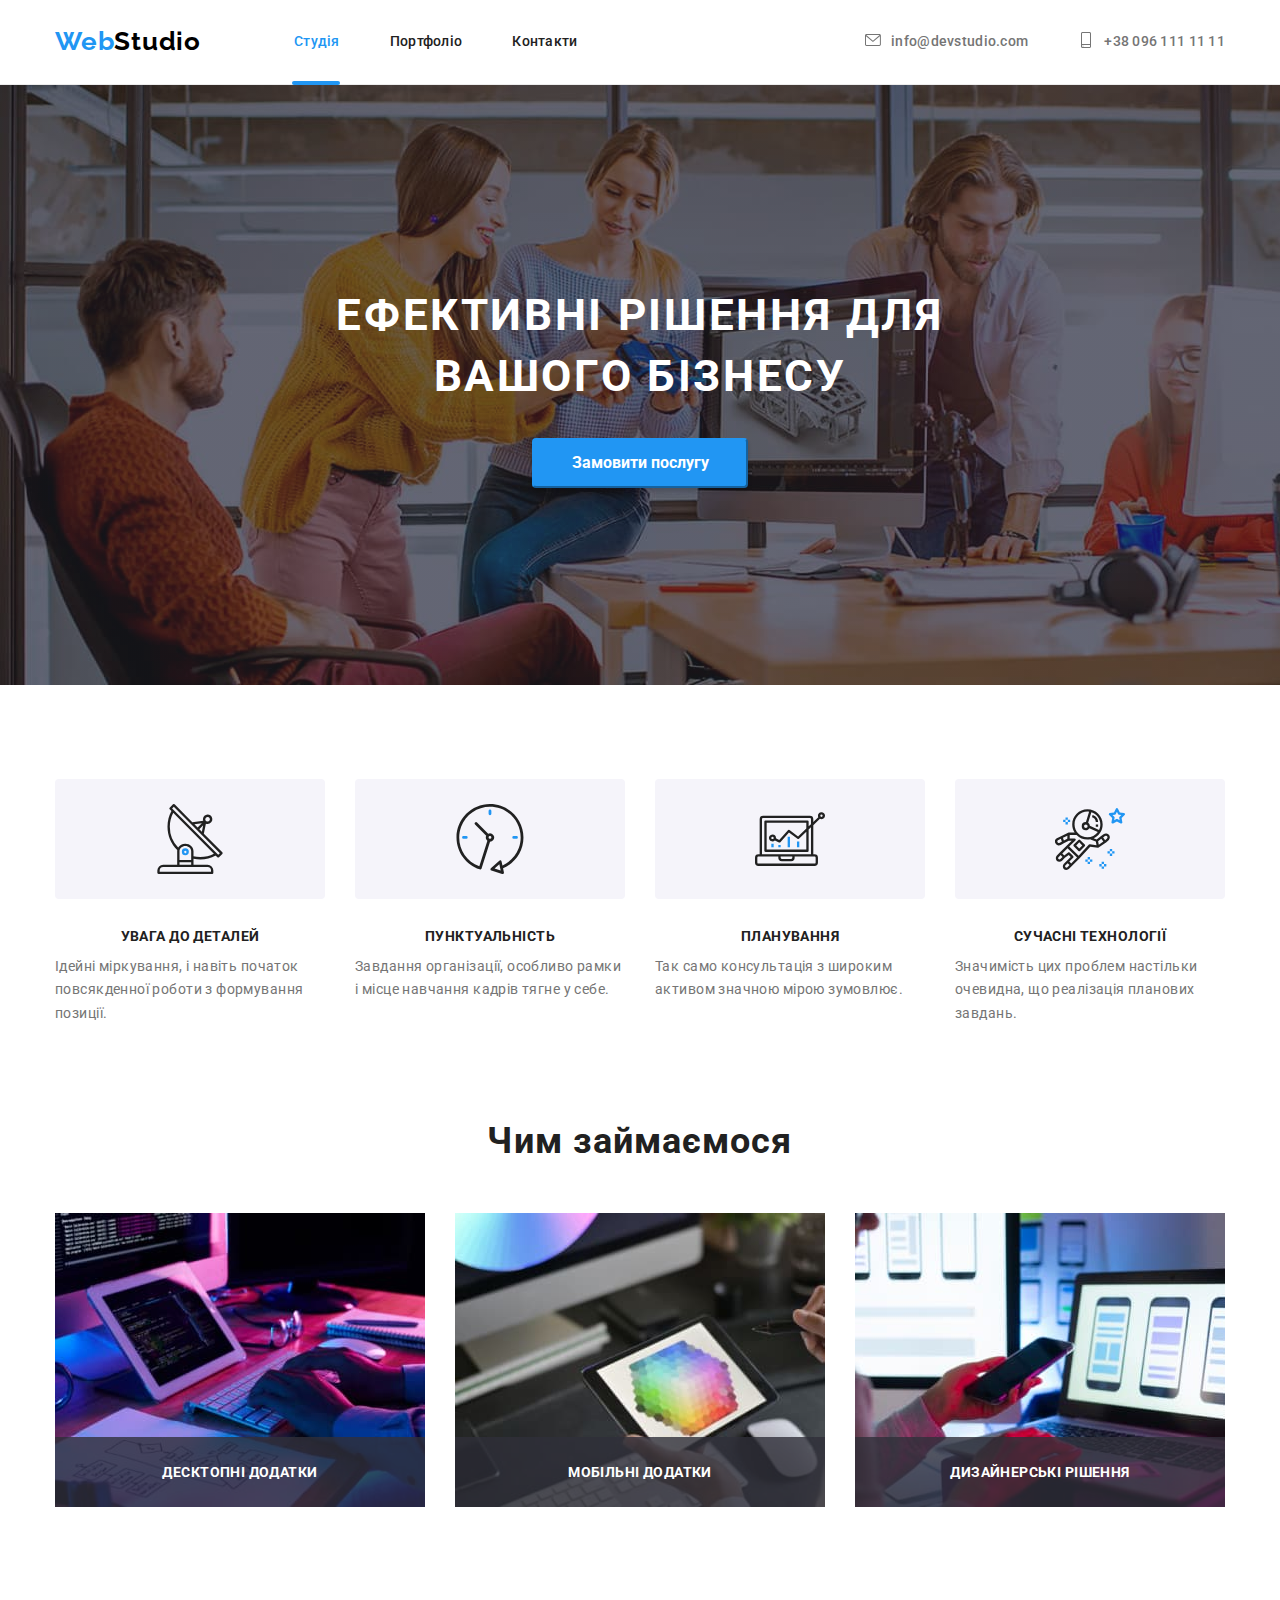
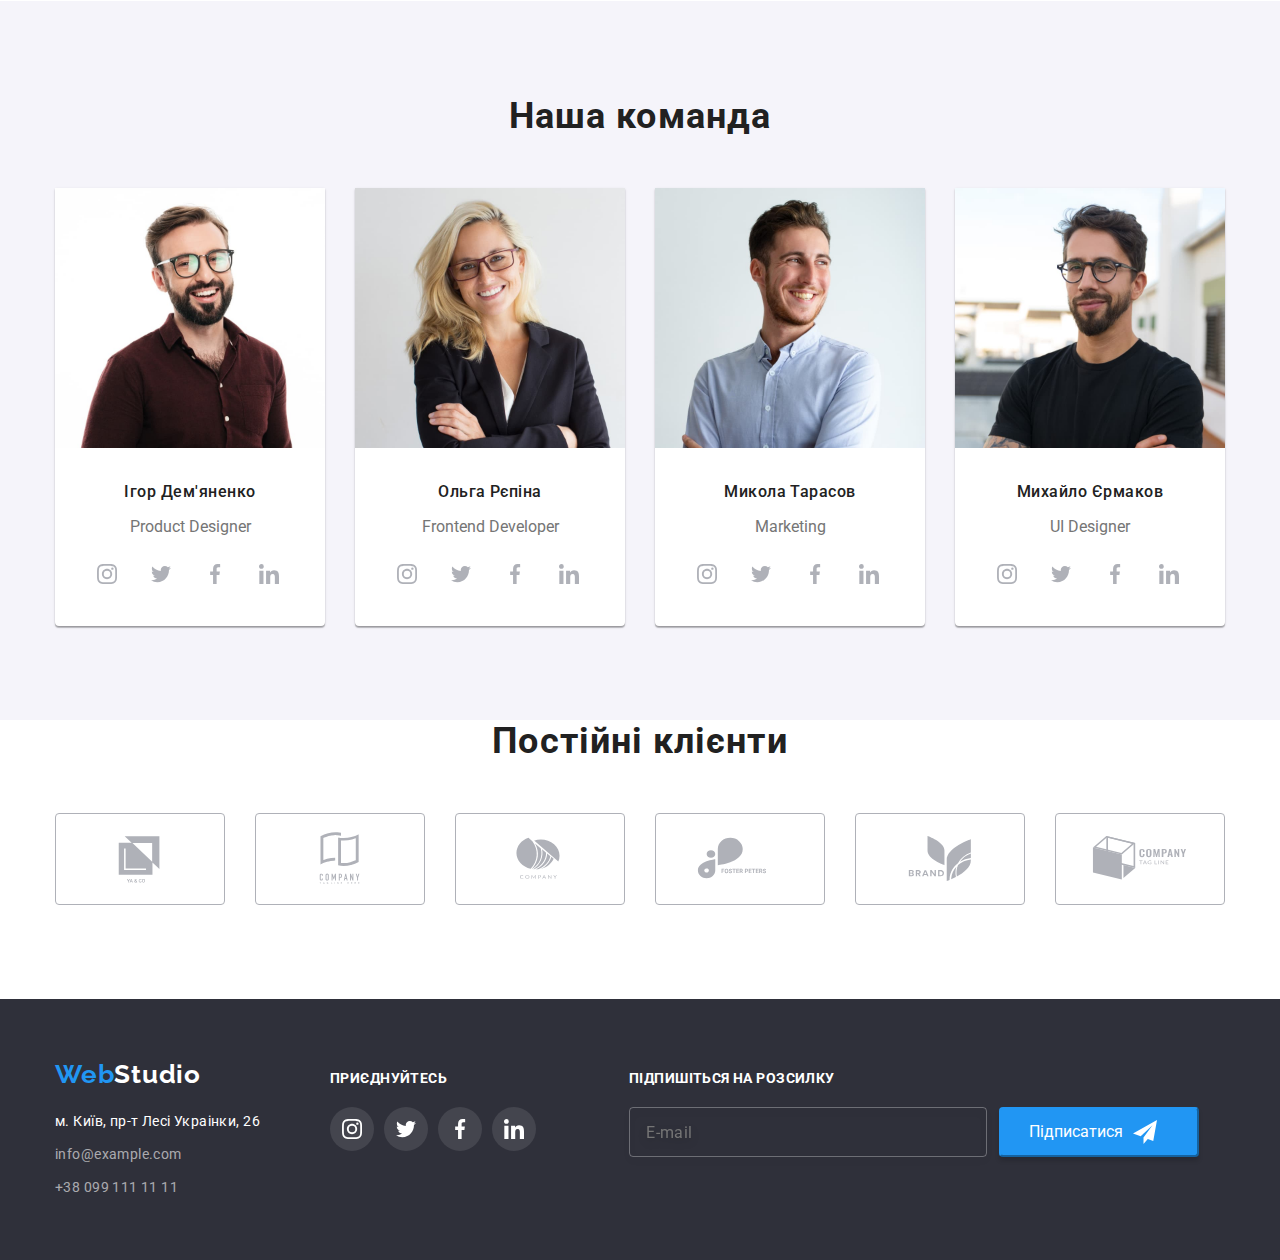
<file: index.html>
<!DOCTYPE html>
<html lang="uk">
  <head>
    <meta charset="UTF-8" />
    <meta http-equiv="X-UA-Compatible" content="IE=edge" />
    <meta name="viewport" content="width=device-width, initial-scale=1.0" />
    <title>goit-markup-hw-06</title>

    <link rel="preconnect" href="https://fonts.googleapis.com" />
    <link rel="preconnect" href="https://fonts.gstatic.com" crossorigin />
    <link
      href="https://fonts.googleapis.com/css2?family=Raleway:wght@700&family=Roboto:wght@400;500;700;900&display=swap"
      rel="stylesheet"
    />

    <!-- Favicon start-->
    <link
      rel="apple-touch-icon"
      sizes="180x180"
      href="./images/favicon/apple-touch-icon.png"
    />
    <link
      rel="icon"
      type="image/png"
      sizes="32x32"
      href="./images/favicon/favicon-32x32.png"
    />
    <link
      rel="icon"
      type="image/png"
      sizes="16x16"
      href="./images/favicon/favicon-16x16.png"
    />
    <link rel="manifest" href="./images/favicon/site.webmanifest" />

    <link
      rel="stylesheet"
      href="https://cdnjs.cloudflare.com/ajax/libs/modern-normalize/1.1.0/modern-normalize.min.css"
    />
    <!-- <link rel="stylesheet" href="./css/common.css"> -->

    <link rel="stylesheet" href="./css/styles.css"/>


    <meta name="msapplication-TileColor" content="#da532c" />
    <meta name="theme-color" content="#ffffff" />
    <!-- Favicon end -->
  </head>
  <body class="page">
    <header>
        <div class="container-header container">
        <nav class="container-nav">
        <a class="logo" href=""><span>Web</span>Studio</a>

        <ul class="site-nav list">
          <li class="site-nav item">
            <a href="" class="link curent">Студія</a></li>
          <li><a href="./portfolio.html" class="link">Портфоліо</a></li>
          <li><a href="" class="link">Контакти</a></li>
        </ul>
        </nav>

        <ul class="contacts list">
          <li class="contacts-item elements">
<a class="contacts-link" href="mailto:info@devstudio.com">
              <svg class="contacts-icon envelope">
              <use href="./images/icons.svg#icon-envelope" width="16" height="16"></use>
            </svg>info@devstudio.com</a>
          </li>
          <li class="contacts-item elements">         
            <a class="contacts-link" href="tel:+380961111111">
              <svg class="contacts-icon smartphone">
                <use href="./images/icons.svg#icon-smartphone" width="16" height="16"></use>
              </svg>+38 096 111 11 11</a></li>
        </ul>
      
        </div>
    </header>

    <main>
      <div class="overlay">
      <section class="hero">
        <div class="container">
          <h1 class="hero-title">Ефективні рішення для вашого бізнесу</h1>
          <button type="button" class="btn" data-modal-open>Замовити послугу</button>
        </div>
      
      </section>
    </div>

      <!-- /* Послуги */ -->
      <section>
        <div class="container">
        <!-- цей h2 будемо скривати -->
        <h2 class="visually-hidden">Наші особливості</h2>
        <div class="benefits">
          <ul class="benefits list">
            <li>
              <div class="benefits-item">
                <svg class="icon-benefits antenna1" width="70" height="70">
                  <use href="./images/icons.svg#icon-antenna1"></use>
                </svg>
              </div>
              <h3 class="section-title">Увага до деталей</h3>
              <p class="section-text">
                Ідейні міркування, і навіть початок повсякденної роботи з
                формування позиції.
              </p>
            </li>
            <li>
              <div class="benefits-item">
                <svg class="icon-benefits clock2" width="70" height="70">
                  <use href="./images/icons.svg#icon-clock2"></use>
                </svg>
                </div>
              <h3 class="section-title">Пунктуальність</h3>
              <p class="section-text">
                Завдання організації, особливо рамки і місце навчання кадрів
                тягне у себе.
              </p>
            </li>
            <li>
              <div class="benefits-item">
                <svg class="icon-benefits diagram3"width="70" height="70">
                  <use href="./images/icons.svg#icon-diagram3"></use>
                </svg>
                </div>
              <h3 class="section-title">Планування</h3>
              <p class="section-text">
                Так само консультація з широким активом значною мірою зумовлює.
              </p>
            </li>
            <li>
              <div class="benefits-item">
                <svg class="icon-benefits astronaut4"  width="70" height="70">
                  <use href="./images/icons.svg#icon-astronaut4"></use>
                </svg>
                </div>
              <h3 class="section-title">Сучасні технології</h3>
              <p class="section-text">
                Значимість цих проблем настільки очевидна, що реалізація
                планових завдань.
              </p>
            </li>
          </ul>
        </div>
      </section>

      <!-- Послуги -->
      <section class="projects">
        <div class="container">
          <h2 class="project-title">Чим займаємося</h2>
          <ul class="project list">
            <li class="project-items1">
              <img
                src="./images/img-left.jpg"
                alt="Людина працює на десктоп комп'ютері"
                width="370"
              />
              <p class="project-text">Десктопні додатки</p>

            </li>
            <li class="project-items2">
              <img
                src="./images/img-right.jpg"
                alt="Людина працює на планшеті"
                width="370"
              />
              <p class="project-text">Мобільні додатки</p>

              <!-- <p>Мобільні додатки</p> -->
            </li>
            <li class="project-items3">
              <img
                src="./images/img-center.jpg"
                alt="Людина працює на телефоні"
                width="370"
              />
              <p class="project-text">Дизайнерські рішення</p>

              <!-- <p>Дизайнерські рішення</p> -->
            </li>
          </ul>
        </div>
      </section>

      <!-- Наша команда -->
      <section class="section heands">
        <div class="container-heands">
          <h2>Наша команда</h2>
          <ul class="heands list">
            <li class="heands-item">
              <img src="./images/igor.jpg" alt="Ігор" width="270" />
              <div class="name-position">
                <h3 class="section-title">Ігор Дем'яненко</h3>
                <p lang="en" class="position-item">Product Designer</p>
                <ul class="socials-list">
                  <li class="socials-item">
                    <a class="socials-link" href="https://instagram.com" target="_blank" rel="noopener noreferrer" aria-label="Инстаграм">
                      <svg class="socials-icon instagram" width="20" height="20">
                      <use href="./images/icons.svg#icon-instagram"></use>
                    </svg>
                  </a>
                </li>
                <li class="socials-item">
                  <a class="socials-link" href="https://twitter.com" aria-label="Твиттер" target="_blank" rel="noopener noreferrer">
                    <svg class="socials-icon twitter" width="20" height="20">
                      <use href="./images/icons.svg#icon-twitter"></use>
                    </svg>
                  </a>
                </li>
                <li class="socials-item">
                  <a class="socials-link" href="https://facebook.com" aria-label="Фейсбук" target="_blank" rel="noopener noreferrer">
                    <svg class="socials-icon facebook" width="20" height="20">
                      <use href="./images/icons.svg#icon-facebook"></use>
                    </svg>
                  </a>
                </li>
                <li class="socials-item">
                  <a class="socials-link" href="https://facebook.com" aria-label="Фейсбук" target="_blank" rel="noopener noreferrer">
                    <svg class="socials-icon linkedin" width="20" height="20">
                      <use href="./images/icons.svg#icon-linkedin"></use>
                    </svg>
                  </a>
                  </li>
                </ul>
              </li>


            <li class="heands-item">   
              <img src="./images/olga.jpg" alt="Ольга" width="270" />
              <div class="name-position">
                <h3 class="section-title">Ольга Рєпіна</h3>
                <p lang="en" class="position-item">Frontend Developer</p>
                <ul class="socials-list">
                  <li class="socials-item">
                    <a class="socials-link" href="https://instagram.com" target="_blank" rel="noopener noreferrer" aria-label="Инстаграм">
                      <svg class="socials-icon instagram" width="20" height="20">
                      <use href="./images/icons.svg#icon-instagram"></use>
                    </svg>
                  </a>
                </li>
                <li class="socials-item">
                  <a class="socials-link" href="https://twitter.com" aria-label="Твиттер" target="_blank" rel="noopener noreferrer">
                    <svg class="socials-icon twitter" width="20" height="20">
                      <use href="./images/icons.svg#icon-twitter"></use>
                    </svg>
                  </a>
                </li>
                <li class="socials-item">
                  <a class="socials-link" href="https://facebook.com" aria-label="Фейсбук" target="_blank" rel="noopener noreferrer">
                    <svg class="socials-icon facebook" width="20" height="20">
                      <use href="./images/icons.svg#icon-facebook"></use>
                    </svg>
                  </a>
                </li>
                <li class="socials-item">
                  <a class="socials-link" href="https://facebook.com" aria-label="Фейсбук" target="_blank" rel="noopener noreferrer">
                    <svg class="socials-icon linkedin" width="20" height="20">
                      <use href="./images/icons.svg#icon-linkedin"></use>
                    </svg>
                  </a>
                  </li>
                </ul>
              </li>  
              
              
              <li class="heands-item">  
              <img src="./images/mikola.jpg" alt="Микола" width="270" />
              <div class="name-position">
                <h3 class="section-title">Микола Тарасов</h3>
                <p lang="en" class="position-item">Marketing</p>
                <ul class="socials-list">
                  <li class="socials-item">
                    <a class="socials-link" href="https://instagram.com" target="_blank" rel="noopener noreferrer" aria-label="Инстаграм">
                      <svg class="socials-icon instagram" width="20" height="20">
                      <use href="./images/icons.svg#icon-instagram"></use>
                    </svg>
                  </a>
                </li>
                <li class="socials-item">
                  <a class="socials-link" href="https://twitter.com" aria-label="Твиттер" target="_blank" rel="noopener noreferrer">
                    <svg class="socials-icon twitter" width="20" height="20">
                      <use href="./images/icons.svg#icon-twitter"></use>
                    </svg>
                  </a>
                </li>
                <li class="socials-item">
                  <a class="socials-link" href="https://facebook.com" aria-label="Фейсбук" target="_blank" rel="noopener noreferrer">
                    <svg class="socials-icon facebook" width="20" height="20">
                      <use href="./images/icons.svg#icon-facebook"></use>
                    </svg>
                  </a>
                </li>
                <li class="socials-item">
                  <a class="socials-link" href="https://facebook.com" aria-label="Фейсбук" target="_blank" rel="noopener noreferrer">
                    <svg class="socials-icon linkedin" width="20" height="20">
                      <use href="./images/icons.svg#icon-linkedin"></use>
                    </svg>
                  </a>
                  </li>
                </ul>
              </li> 
              
              
              <li class="heands-item">  
              <img src="./images/mihaylo.jpg" alt="Михайло" width="270" />
              <div class="name-position">
                <h3 class="section-title">Михайло Єрмаков</h3>
                <p lang="en" class="position-item">UI Designer</p>
                <ul class="socials-list">
                  <li class="socials-item">
                    <a class="socials-link" href="https://instagram.com" target="_blank" rel="noopener noreferrer" aria-label="Инстаграм">
                      <svg class="socials-icon instagram" width="20" height="20">
                      <use href="./images/icons.svg#icon-instagram"></use>
                    </svg>
                  </a>
                </li>
                <li class="socials-item">
                  <a class="socials-link" href="https://twitter.com" aria-label="Твиттер" target="_blank" rel="noopener noreferrer">
                    <svg class="socials-icon twitter" width="20" height="20">
                      <use href="./images/icons.svg#icon-twitter"></use>
                    </svg>
                  </a>
                </li>
                <li class="socials-item">
                  <a class="socials-link" href="https://facebook.com" aria-label="Фейсбук" target="_blank" rel="noopener noreferrer">
                    <svg class="socials-icon facebook" width="20" height="20">
                      <use href="./images/icons.svg#icon-facebook"></use>
                    </svg>
                  </a>
                </li>
                <li class="socials-item">
                  <a class="socials-link" href="https://facebook.com" aria-label="Фейсбук" target="_blank" rel="noopener noreferrer">
                    <svg class="socials-icon linkedin" width="20" height="20">
                      <use href="./images/icons.svg#icon-linkedin"></use>
                    </svg>
                  </a>
                  </li>
                </ul>
              </li> 
        </ul>  
        </div>
      </section>

       <!-- Клієнти -->
       <section class="section clients">
        <div class="container-clients">
          <h2 class="clients-title">Постійні клієнти</h2>  
      <ul class="clients-list">
        <li class="clients-item">
          <a class="clients-link" href="">
            <svg class="clients-icon" width="106" height="60">
            <use href="./images/icons.svg#icon-yaco1"></use>
          </svg>
        </a>
      </li>
      <li class="clients-item">
        <a class="clients-link" href="">
          <svg class="clients-icon" width="106" height="60">
          <use href="./images/icons.svg#icon-company2"></use>
        </svg>
      </a>
    </li>
    <li class="clients-item">
      <a class="clients-link" href="">
        <svg class="clients-icon" width="106" height="60">
        <use href="./images/icons.svg#icon-company3"></use>
      </svg>
    </a>
  </li>
  <li class="clients-item">
    <a class="clients-link" href="">
      <svg class="clients-icon" width="106" height="60">
      <use href="./images/icons.svg#icon-foster-peters4"></use>
    </svg>
  </a>
</li>
<li class="clients-item">
  <a class="clients-link" href="">
    <svg class="clients-icon" width="106" height="60">
    <use href="./images/icons.svg#icon-brand5"></use>
  </svg>
</a>
</li>
<li class="clients-item">
  <a class="clients-link" href="">
    <svg class="clients-icon" width="106" height="60">
    <use href="./images/icons.svg#icon-tag-line6"></use>
  </svg>
</a>
</li>
      </ul>  

      </div> 

    </main>

    <footer class="section-footer">
      <div class="container-footer">
        <div class="left-said">
        <a class="logo" href=""><span>Web</span>Studio</a>
        <address class="section-address">
          <ul class="section-address-list">
            <li>
              <a class="item"
                href="https://goo.gl/maps/CPtrU1FHBa2aNyZL9"
                target="_blank"
                rel="noopener noreferrer nofollow"
                >м. Київ, пр-т Лесі Украінки, 26</a>
            </li>
            <li>
              <a class="mail" href="mailto:info@example.com"
                >info@example.com</a>
            </li>
            <li>
              <a class="tel" href="tel:+380991111111">+38 099 111 11 11</a>
            </li>
          </ul>
        </address>
        </div>
        
        <div class="footer-social-icon">
          <p class="footer-icon-text">Приєднуйтесь</p>
        <ul class="footer-socials list">
          <li class="foote-item">
            <a class="footer-link" href="https://instagram.com" target="_blank" rel="noopener noreferrer" aria-label="Инстаграм">
              <svg class="footer-icon instagram" width="20" height="20">
              <use href="./images/icons.svg#icon-instagram"></use>
            </svg>
          </a>
        </li>
          <li class="footer item">
          <a class="footer-link twitter" href="https://twitter.com" aria-label="Твиттер" target="_blank" rel="noopener noreferrer">
            <svg class="footer-icon twitter" width="20" height="20">
              <use href="./images/icons.svg#icon-twitter"></use>
            </svg>
          </a>
        </li>
          <li class="footer item">
          <a class="footer-link" href="https://facebook.com" aria-label="Фейсбук" target="_blank" rel="noopener noreferrer">
            <svg class="footer-icon facebook" width="20" height="20">
              <use href="./images/icons.svg#icon-facebook"></use>
            </svg>
          </a>
        </li>
          <li class="footer item">
          <a class="footer-link" href="https://facebook.com" aria-label="Фейсбук" target="_blank" rel="noopener noreferrer">
            <svg class="footer-icon linkedin" width="20" height="20">
              <use href="./images/icons.svg#icon-linkedin"></use>
            </svg>
          </a>
          </li>
        </ul>
      </div>
      
      <form class="email-form" name="email-form">
        <p class="email-form-title">Підпишіться на розсилку</p>
          
        <div class="email-form-group">
          <label class="label">
          <input class="email-form-field" type="text" name="" placeholder="E-mail"/>
          </label>
          <button class="btn-form-email" type="button">Підписатися
          <svg class="email-icon-send" width="24" height="24">
            <use href="./images/icons.svg#icon-send"></use>
          </svg>
          </button>
        </div>

    </footer>

    
   
<!-- Модальне вікно -->



    <div class="backdrop is-hidden" data-modal>
      <div class="modal">
        
        <button class="btn-cross" data-modal-close>
            <svg class="icon-cross" width="11" height="11">
              <use href="./images/icons.svg#icon-cross"></use>
            </svg>
        </button>

        <form class="register-form" name="register-form">
            <strong class="register-form-title" name="register-form">Залиште свої дані, ми вам передзвонимо</strong>
  
            <div class="register-form-group" role="group">
              <label class="label">
                <span class="register-form-items">Ім'я</span>
                <div class="register-form-field-for-icon">
                <input class="register-form-field" type="text" name="register-form-name" />
                <svg class="form-icon icon-person" width="18" height="18">
                  <use href="./images/icons.svg#icon-person"></use>
                </svg>
                </div>
              </label>
  
              <label class="label">
                <span class="register-form-items">Телефон</span>
                <div class="register-form-field-for-icon">
                <input class="register-form-field" type="text" name="register-form-phone" />
                <svg class="form-icon icon-phone_m" width="18" height="18">
                  <use href="./images/icons.svg#icon-phone_m"></use>
                </svg>
              </div>
              </label>
  
              <label class="label">
                <span class="register-form-items">Пошта</span>
                <div class="register-form-field-for-icon">
                <input class="register-form-field" type="email" name="register-form-email" />
                <svg class="form-icon icon-email_m" width="18" height="18">
                  <use href="./images/icons.svg#icon-email_m"></use>
                </svg>
              </div>
              </label>
  
              <label class="label">
                <span class="register-form-items">Коментар</span>
                <textarea class="register-form-textarea" name="" rows="5" placeholder="Введіть текст"></textarea>
              </label>
            </div>
  
            <label class="checkbox">
              <input class="checkbox-input visually-hidden" type="checkbox" name="register-form-checkbox" id="" />
              <svg class="register-form-checkbox-icons" width="16" height="16">
                <use class="register-form-icon-no-checked" href="./images/icons.svg#icon-frame_no_check"></use>
                <use class="register-form-icon-checked" href="./images/icons.svg#icon-icon-check"></use>
              </svg>             
              <span class="register-form-description">Погоджуюся з розсилкою та приймаю <a class="checkbox-text" href="" target="_blank">Умови договору</a></span>
            </label>

            <button class="btn-form-submit" type="submit">Відправити</button>
        </form>


      </div>
    </div>
    




    <script src="./js/modal.js"></script> 

  </body>
</html>
</file>
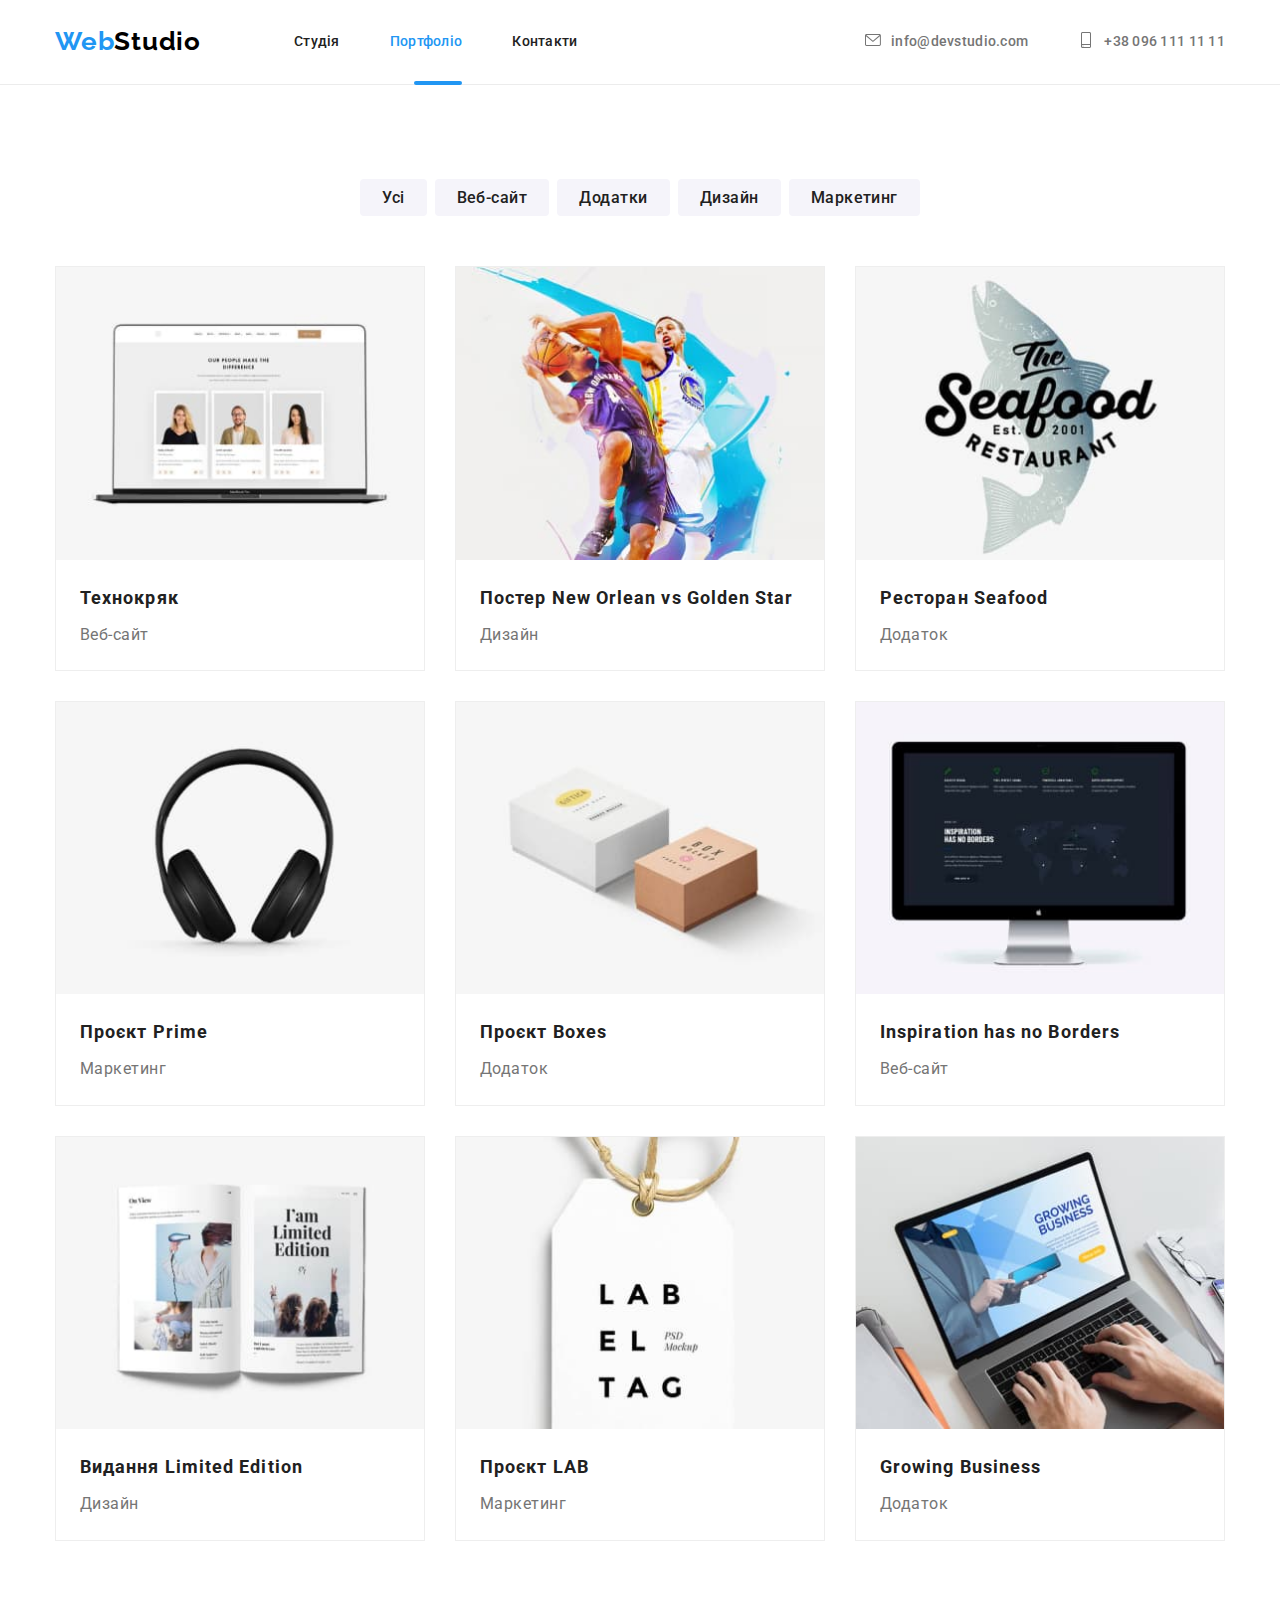
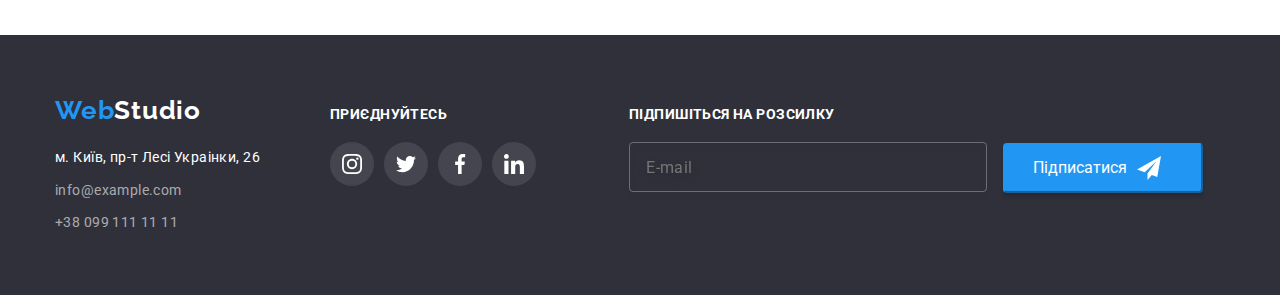
<file: portfolio.html>
<!DOCTYPE html>
<html lang="uk">
  <head>
    <meta charset="UTF-8" />
    <meta http-equiv="X-UA-Compatible" content="IE=edge" />
    <meta name="viewport" content="width=device-width, initial-scale=1.0" />
    <title>goit-markup-hw-06</title>

    <link rel="preconnect" href="https://fonts.googleapis.com" />
    <link rel="preconnect" href="https://fonts.gstatic.com" crossorigin />
    <link
      href="https://fonts.googleapis.com/css2?family=Raleway:wght@700&family=Roboto:wght@400;500;700;900&display=swap"
      rel="stylesheet"
    />

    <!-- Favicon start-->
    <link
      rel="apple-touch-icon"
      sizes="180x180"
      href="./images/favicon/apple-touch-icon.png"
    />
    <link
      rel="icon"
      type="image/png"
      sizes="32x32"
      href="./images/favicon/favicon-32x32.png"
    />
    <link
      rel="icon"
      type="image/png"
      sizes="16x16"
      href="./images/favicon/favicon-16x16.png"
    />
    <link rel="manifest" href="./images/favicon/site.webmanifest" />

    <link
      rel="stylesheet"
      href="https://cdnjs.cloudflare.com/ajax/libs/modern-normalize/1.1.0/modern-normalize.min.css"
    />
    <!-- <link rel="stylesheet" href="./css/common.css"> -->

    <link rel="stylesheet" href="./css/porfolio.css" />

    <meta name="msapplication-TileColor" content="#da532c" />
    <meta name="theme-color" content="#ffffff" />
    <!-- Favicon end -->
  </head>
  <body class="page">
    <header class="header">
      <div class="container-header container">
        <nav class="container-nav">
        <a class="logo" href=""><span>Web</span>Studio</a>

        <ul class="site-nav list">
          <li><a href="./index.html" class="link">Студія</a></li>
          <li><a href="" class="link curent">Портфоліо</a></li>
          <li><a href="" class="link">Контакти</a></li>
        </ul>
        </nav>

        <ul class="contacts list">
          <li class="contacts-item elements">
<a class="contacts-link" href="mailto:info@devstudio.com">
              <svg class="contacts-icon envelope">
              <use href="./images/icons.svg#icon-envelope" width="16" height="16"></use>
            </svg>info@devstudio.com</a>
          </li>
          <li class="contacts-item elements">         
            <a class="contacts-link" href="tel:+380961111111">
              <svg class="contacts-icon smartphone">
                <use href="./images/icons.svg#icon-smartphone" width="16" height="16"></use>
              </svg>+38 096 111 11 11</a></li>
        </ul>
      
        </div>
    </header>

    <main>
      <!-- Кнопки фільтра -->

      <section class="button">
        <div class="container">
          <!-- Потім скриємо цей h1 -->

          <h1 class="visually-hidden">Проєкти</h1>

          <ul class="button-list">
            <li><button type="button curent">Усі</button></li>
            <li><button type="button">Веб-сайт</button></li>
            <li><button type="button">Додатки</button></li>
            <li><button type="button">Дизайн</button></li>
            <li><button type="button">Маркетинг</button></li>
          </ul>

          <!-- /* Проєкти */ -->

          <ul class="projects">
            <li class="item-projects">
              <a class="card-link" href="">
                <div class="card thumb">
                  <img
                    src="./images/portfolio-examples/open-laptop.jpg"
                    alt="відкритий ноутбук"
                  />
                  <div class="overlay">
                    <p class="card-desc">Lorem ipsum dolor sit, amet consectetur adipisicing elit. Eum veritatis distinctio sed quam architecto culpa vitae minus, in cupiditate, quos optio? Aliquam illum eos cupiditate nesciunt reprehenderit debitis inventore hic!</p>
              </div>
                </div>
                <div class="card-content">
                  <h2>Технокряк</h2>
                  <p class="card-text">Веб-сайт</p>
                </div>
              </a>
            </li>
            <li class="item-projects">
              <a class="card-link" href="">
                <div class="card thumb">
                  <img
                    src="./images/portfolio-examples/basketball.jpg"
                    alt="два чоловіка грають у баскетбол"
                  />
                  <div class="overlay">
                    <p class="card-desc">Lorem ipsum dolor sit, amet consectetur adipisicing elit. Eum veritatis distinctio sed quam architecto culpa vitae minus, in cupiditate, quos optio? Aliquam illum eos cupiditate nesciunt reprehenderit debitis inventore hic!</p>
              </div>
                </div>
                <div class="card-content">
                  <h2>
                    Постер <span lang="en">New Orlean vs Golden Star</span>
                  </h2>
                  <p class="card-text">Дизайн</p>
                </div>
              </a>
            </li>
            <li class="item-projects">
              <a class="card-link" href="">
                <div class="card thumb">
                  <img
                    src="./images/portfolio-examples/logo-seafood.jpg"
                    alt="лого Морська їжа"
                  />
                  <div class="overlay">
                    <p class="card-desc">Lorem ipsum dolor sit, amet consectetur adipisicing elit. Eum veritatis distinctio sed quam architecto culpa vitae minus, in cupiditate, quos optio? Aliquam illum eos cupiditate nesciunt reprehenderit debitis inventore hic!</p>
              </div>
                </div>
                <div class="card-content">
                  <h2>Ресторан <span lang="en">Seafood</span></h2>
                  <p class="card-text">Додаток</p>
                </div>
              </a>
            </li>
            <li class="item-projects">
              <a class="card-link" href="">
                <div class="card thumb">
                  <img
                    src="./images/portfolio-examples/headphone.jpg"
                    alt="навушники"
                  />
                  <div class="overlay">
                    <p class="card-desc">Lorem ipsum dolor sit, amet consectetur adipisicing elit. Eum veritatis distinctio sed quam architecto culpa vitae minus, in cupiditate, quos optio? Aliquam illum eos cupiditate nesciunt reprehenderit debitis inventore hic!</p>
              </div>
                </div>
                <div class="card-content">
                  <h2>Проєкт <span lang="en">Prime</span></h2>
                  <p class="card-text">Маркетинг</p>
                </div>
              </a>
            </li>
            <li class="item-projects">
              <a class="card-link" href="">
                <div class="card thumb">
                  <img
                    src="./images/portfolio-examples/two-boxes.jpg"
                    alt="дві коробки"
                  />
                  <div class="overlay">
                    <p class="card-desc">Lorem ipsum dolor sit, amet consectetur adipisicing elit. Eum veritatis distinctio sed quam architecto culpa vitae minus, in cupiditate, quos optio? Aliquam illum eos cupiditate nesciunt reprehenderit debitis inventore hic!</p>
              </div>
                </div>
                <div class="card-content">
                  <h2>Проєкт <span lang="en">Boxes</span></h2>
                  <p class="card-text">Додаток</p>
                </div>
              </a>
            </li>
            <li class="item-projects">
              <a class="card-link" href="">
                <div class="card thumb">
                  <img
                    src="./images/portfolio-examples/monitor.jpg"
                    alt="монітор"
                  />
                  <div class="overlay">
                    <p class="card-desc">Lorem ipsum dolor sit, amet consectetur adipisicing elit. Eum veritatis distinctio sed quam architecto culpa vitae minus, in cupiditate, quos optio? Aliquam illum eos cupiditate nesciunt reprehenderit debitis inventore hic!</p>
              </div>
                </div>
                <div class="card-content">
                  <h2 lang="en">Inspiration has no Borders</h2>
                  <p class="card-text">Веб-сайт</p>
                </div>
              </a>
            </li>
            <li class="item-projects">
              <a class="card-link" href="">
                <div class="card thumb">
                  <img
                    src="./images/portfolio-examples/open-book.jpg"
                    alt="відкрита книга"
                  />
                  <div class="overlay">
                    <p class="card-desc">Lorem ipsum dolor sit, amet consectetur adipisicing elit. Eum veritatis distinctio sed quam architecto culpa vitae minus, in cupiditate, quos optio? Aliquam illum eos cupiditate nesciunt reprehenderit debitis inventore hic!</p>
              </div>
                </div>
                <div class="card-content">
                  <h2>Видання <span lang="en">Limited Edition</span></h2>
                  <p class="card-text">Дизайн</p>
                </div>
              </a>
            </li>
            <li class="item-projects">
              <a class="card-link" href="">
                <div class="card thumb">
                  <img
                    src="./images/portfolio-examples/label.jpg"
                    alt="бірка"
                  />
                  <div class="overlay">
                    <p class="card-desc">Lorem ipsum dolor sit, amet consectetur adipisicing elit. Eum veritatis distinctio sed quam architecto culpa vitae minus, in cupiditate, quos optio? Aliquam illum eos cupiditate nesciunt reprehenderit debitis inventore hic!</p>
              </div>
                </div>
                <div class="card-content">
                  <h2>Проєкт <span lang="en">LAB</span></h2>
                  <p class="card-text">Маркетинг</p>
                </div>
              </a>
            </li>
            <li class="item-projects">
              <a class="card-link" href="">
                <div class="card thumb">
                  <img
                    src="./images/portfolio-examples/laptop-printing.jpg"
                    alt="друк на ноутбуці"
                  />
                  <div class="overlay">
                    <p class="card-desc">Lorem ipsum dolor sit, amet consectetur adipisicing elit. Eum veritatis distinctio sed quam architecto culpa vitae minus, in cupiditate, quos optio? Aliquam illum eos cupiditate nesciunt reprehenderit debitis inventore hic!</p>
              </div>
                </div>
                <div class="card-content">
                  <h2>Growing Business</h2>
                  <p class="card-text">Додаток</p>
                </div>
              </a>
            </li>
          </ul>
        </div>
      </section>
    </main>

    <footer class="section-footer">
      <div class="container-footer">
        <div class="left-said">
        <a class="logo" href=""><span>Web</span>Studio</a>
        <address class="section-address">
          <ul class="section-address-list">
            <li>
              <a class="item"
                href="https://goo.gl/maps/CPtrU1FHBa2aNyZL9"
                target="_blank"
                rel="noopener noreferrer nofollow"
                >м. Київ, пр-т Лесі Украінки, 26</a
              >
            </li>
            <li>
              <a class="mail" href="mailto:info@example.com"
                >info@example.com</a
              >
            </li>
            <li>
              <a class="tel" href="tel:+380991111111">+38 099 111 11 11</a>
            </li>
          </ul>
        </address>
        </div>
        
        <div class="footer-social-icon">
          <p class="footer-icon-text">Приєднуйтесь</p>
        <ul class="footer-socials list">
          <li class="foote-item">
            <a class="footer-link" href="https://instagram.com" target="_blank" rel="noopener noreferrer" aria-label="Инстаграм">
              <svg class="footer-icon instagram" width="20" height="20">
              <use href="./images/icons.svg#icon-instagram"></use>
            </svg>
          </a>
        </li>
          <li class="footer item">
          <a class="footer-link twitter" href="https://twitter.com" aria-label="Твиттер" target="_blank" rel="noopener noreferrer">
            <svg class="footer-icon twitter" width="20" height="20">
              <use href="./images/icons.svg#icon-twitter"></use>
            </svg>
          </a>
        </li>
          <li class="footer item">
          <a class="footer-link" href="https://facebook.com" aria-label="Фейсбук" target="_blank" rel="noopener noreferrer">
            <svg class="footer-icon facebook" width="20" height="20">
              <use href="./images/icons.svg#icon-facebook"></use>
            </svg>
          </a>
        </li>
          <li class="footer item">
          <a class="footer-link" href="https://facebook.com" aria-label="Фейсбук" target="_blank" rel="noopener noreferrer">
            <svg class="footer-icon linkedin" width="20" height="20">
              <use href="./images/icons.svg#icon-linkedin"></use>
            </svg>
          </a>
          </li>
        </ul>
      </div>

      <form class="email-form" name="email-form">
        <p class="email-form-title">Підпишіться на розсилку</p>
          <label class="label">
            <input class="email-form-field" type="text" name="" placeholder="E-mail"/>
          </label>
          <button class="btn-form-email" type="button">Підписатися
          <svg class="email-icon-send" width="24" height="24">
            <use href="./images/icons.svg#icon-send"></use>
          </svg>
      </button>

      
    </footer>
  </body>
</html>
</file>
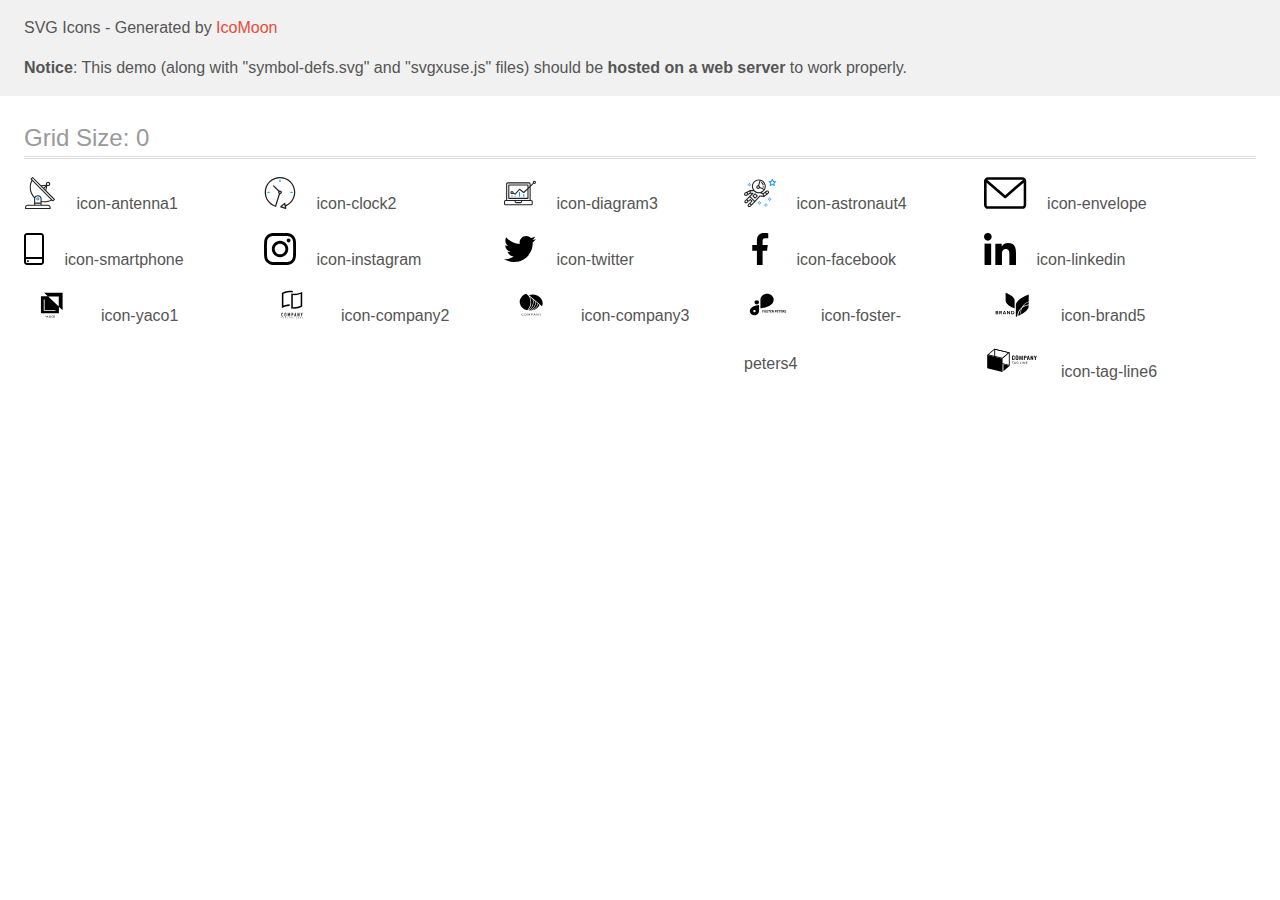
<file: images/icon/svgomg/icomoon/demo-external-svg.html>
<!doctype html>
<html>
<head>
    <title>IcoMoon - SVG Icons</title>
    <meta charset="utf-8">
    <meta name="viewport" content="width=device-width, initial-scale=1">
    <link rel="stylesheet" href="demo-files/demo.css">
    <link rel="stylesheet" href="style.css">
</head>
<body>
<header class="bgc1 clearfix">
<div class="mhl">
    <p>SVG Icons - Generated by <a href="https://icomoon.io/app">IcoMoon</a></p><p><strong>Notice</strong>: This demo (along with "symbol-defs.svg" and "svgxuse.js" files) should be <b>hosted on a web server</b> to work properly.</p>
</div>
</header>
    <div class="clearfix mhl ptl">
        <h1 class="mvm mtn fgc1">Grid Size: 0</h1>
        <div class="glyph fs1">
            <div class="clearfix pbs">
                <svg class="icon icon-antenna1"><use xlink:href="symbol-defs.svg#icon-antenna1"></use></svg><span class="name"> icon-antenna1</span>
            </div>
        </div>
        <div class="glyph fs1">
            <div class="clearfix pbs">
                <svg class="icon icon-clock2"><use xlink:href="symbol-defs.svg#icon-clock2"></use></svg><span class="name"> icon-clock2</span>
            </div>
        </div>
        <div class="glyph fs1">
            <div class="clearfix pbs">
                <svg class="icon icon-diagram3"><use xlink:href="symbol-defs.svg#icon-diagram3"></use></svg><span class="name"> icon-diagram3</span>
            </div>
        </div>
        <div class="glyph fs1">
            <div class="clearfix pbs">
                <svg class="icon icon-astronaut4"><use xlink:href="symbol-defs.svg#icon-astronaut4"></use></svg><span class="name"> icon-astronaut4</span>
            </div>
        </div>
        <div class="glyph fs1">
            <div class="clearfix pbs">
                <svg class="icon icon-envelope"><use xlink:href="symbol-defs.svg#icon-envelope"></use></svg><span class="name"> icon-envelope</span>
            </div>
        </div>
        <div class="glyph fs1">
            <div class="clearfix pbs">
                <svg class="icon icon-smartphone"><use xlink:href="symbol-defs.svg#icon-smartphone"></use></svg><span class="name"> icon-smartphone</span>
            </div>
        </div>
        <div class="glyph fs1">
            <div class="clearfix pbs">
                <svg class="icon icon-instagram"><use xlink:href="symbol-defs.svg#icon-instagram"></use></svg><span class="name"> icon-instagram</span>
            </div>
        </div>
        <div class="glyph fs1">
            <div class="clearfix pbs">
                <svg class="icon icon-twitter"><use xlink:href="symbol-defs.svg#icon-twitter"></use></svg><span class="name"> icon-twitter</span>
            </div>
        </div>
        <div class="glyph fs1">
            <div class="clearfix pbs">
                <svg class="icon icon-facebook"><use xlink:href="symbol-defs.svg#icon-facebook"></use></svg><span class="name"> icon-facebook</span>
            </div>
        </div>
        <div class="glyph fs1">
            <div class="clearfix pbs">
                <svg class="icon icon-linkedin"><use xlink:href="symbol-defs.svg#icon-linkedin"></use></svg><span class="name"> icon-linkedin</span>
            </div>
        </div>
        <div class="glyph fs1">
            <div class="clearfix pbs">
                <svg class="icon icon-yaco1"><use xlink:href="symbol-defs.svg#icon-yaco1"></use></svg><span class="name"> icon-yaco1</span>
            </div>
        </div>
        <div class="glyph fs1">
            <div class="clearfix pbs">
                <svg class="icon icon-company2"><use xlink:href="symbol-defs.svg#icon-company2"></use></svg><span class="name"> icon-company2</span>
            </div>
        </div>
        <div class="glyph fs1">
            <div class="clearfix pbs">
                <svg class="icon icon-company3"><use xlink:href="symbol-defs.svg#icon-company3"></use></svg><span class="name"> icon-company3</span>
            </div>
        </div>
        <div class="glyph fs1">
            <div class="clearfix pbs">
                <svg class="icon icon-foster-peters4"><use xlink:href="symbol-defs.svg#icon-foster-peters4"></use></svg><span class="name"> icon-foster-peters4</span>
            </div>
        </div>
        <div class="glyph fs1">
            <div class="clearfix pbs">
                <svg class="icon icon-brand5"><use xlink:href="symbol-defs.svg#icon-brand5"></use></svg><span class="name"> icon-brand5</span>
            </div>
        </div>
        <div class="glyph fs1">
            <div class="clearfix pbs">
                <svg class="icon icon-tag-line6"><use xlink:href="symbol-defs.svg#icon-tag-line6"></use></svg><span class="name"> icon-tag-line6</span>
            </div>
        </div>
  </div>
<script defer src="svgxuse.js"></script>
</body>
</html>
</file>
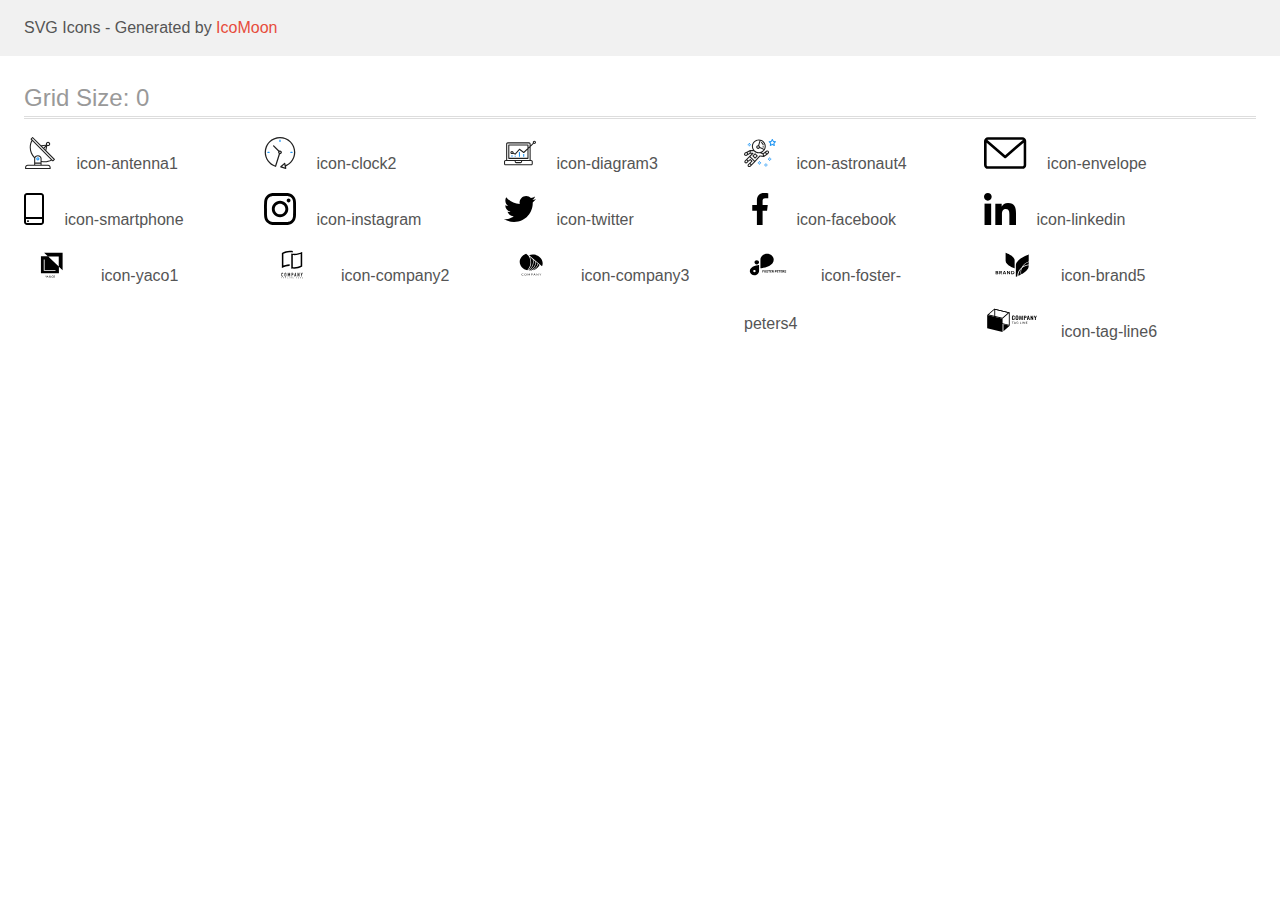
<file: images/icon/svgomg/icomoon/demo.html>
<!doctype html>
<html>
<head>
    <title>IcoMoon - SVG Icons</title>
    <meta charset="utf-8">
    <meta name="viewport" content="width=device-width, initial-scale=1">
    <link rel="stylesheet" href="demo-files/demo.css">
    <link rel="stylesheet" href="style.css">
</head>
<body>
<svg aria-hidden="true" style="position: absolute; width: 0; height: 0; overflow: hidden;" version="1.1" xmlns="http://www.w3.org/2000/svg" xmlns:xlink="http://www.w3.org/1999/xlink">
<defs>
<symbol id="icon-antenna1" viewBox="0 0 32 32">
<path fill="#212121" style="fill: var(--color1, #212121)" d="M30.773 22.098l-8.443-8.505 0.937-4.616c0.225 0.090 0.485 0.144 0.758 0.146h0.007c0.008 0 0.017 0 0.026 0 1.192 0 2.159-0.967 2.159-2.159s-0.967-2.159-2.159-2.159c-1.192 0-2.159 0.967-2.159 2.159 0 0.259 0.046 0.508 0.13 0.739l-0.005-0.015-4.96 0.606-8.091-8.133c-0.096-0.098-0.229-0.159-0.376-0.16h-0c-0.14 0.001-0.274 0.057-0.373 0.155l-1.512 1.504c-0.096 0.097-0.156 0.23-0.156 0.377s0.060 0.281 0.156 0.377v0l0.814 0.825c-1.143 2.062-1.816 4.522-1.816 7.139 0 4.106 1.656 7.824 4.336 10.525l-0.001-0.001c0.043 0.041 0.092 0.074 0.146 0.097-0.032 0.164-0.051 0.353-0.052 0.546v6.188h-6.4c-1.472 0.001-2.666 1.194-2.667 2.666v1.067c0 0.295 0.239 0.534 0.534 0.534h24.534c0.294 0 0.533-0.239 0.533-0.534v-1.067c-0.002-1.472-1.195-2.665-2.666-2.666h-6.4v-2.742c1.003 0.21 2.024 0.317 3.049 0.32 2.58-0.003 5.005-0.663 7.117-1.822l-0.077 0.039 0.818 0.823c0.099 0.101 0.235 0.159 0.376 0.16 0.14-0.001 0.274-0.057 0.373-0.155l1.512-1.504c0.096-0.097 0.156-0.23 0.156-0.377s-0.060-0.281-0.156-0.377v0zM23.28 6.233c0.193-0.192 0.459-0.31 0.752-0.31 0.589 0 1.067 0.478 1.067 1.066s-0.477 1.066-1.067 1.066c-0 0-0 0-0 0h-0.004c-0.587-0.003-1.061-0.479-1.061-1.066 0-0.295 0.12-0.563 0.314-0.756l0-0h-0.002zM22.024 9.737l-0.598 2.946-1.175-1.183 1.774-1.763zM21.419 8.835l-1.92 1.909-1.486-1.493 3.406-0.416zM24.004 28.8c0.884 0 1.6 0.716 1.6 1.6v0 0.534h-23.466v-0.534c0-0.884 0.716-1.6 1.6-1.6v0h20.267zM16.538 26.666v1.067h-5.334v-1.067h5.334zM11.204 25.6v-4.053c0-1.294 1.196-2.346 2.667-2.346s2.667 1.053 2.667 2.346v4.053h-5.334zM17.604 23.904v-2.357c0-1.882-1.675-3.413-3.733-3.413-0.017-0-0.038-0-0.058-0-1.353 0-2.54 0.707-3.213 1.771l-0.009 0.016c-2.36-2.482-3.812-5.846-3.812-9.55 0-2.314 0.567-4.496 1.569-6.414l-0.036 0.077 18.602 18.709c-1.823 0.947-3.979 1.502-6.266 1.502-1.079 0-2.128-0.124-3.136-0.357l0.093 0.018zM28.893 23.22l-21.057-21.181 0.754-0.752 7.935 7.98c0.004 0 0.006 0.007 0.010 0.010l13.114 13.191-0.757 0.752z"></path>
<path fill="#2196f3" style="fill: var(--color2, #2196f3)" d="M13.876 20.267h-0.005c-0.001 0-0.002 0-0.002 0-0.884 0-1.6 0.716-1.6 1.6s0.715 1.599 1.597 1.6h0.005c0.001 0 0.001 0 0.002 0 0.884 0 1.6-0.716 1.6-1.6s-0.715-1.599-1.598-1.6h-0zM14.249 22.245c-0.096 0.096-0.229 0.155-0.376 0.155-0.295 0-0.534-0.239-0.534-0.534s0.238-0.533 0.532-0.533h0c0.293 0.001 0.531 0.239 0.531 0.533 0 0.148-0.060 0.282-0.157 0.378l-0 0h0.005z"></path>
</symbol>
<symbol id="icon-clock2" viewBox="0 0 32 32">
<path fill="#212121" style="fill: var(--color1, #212121)" d="M31.296 15.301c-0.001-8.452-6.855-15.303-15.308-15.301s-15.303 6.855-15.301 15.308c0.002 6.788 4.422 12.543 10.541 14.545l0.108 0.031c0.061 0.019 0.123 0.029 0.187 0.029 0.12 0 0.238-0.032 0.342-0.094 0.135-0.080 0.236-0.207 0.283-0.357l3.865-12.25c1.054-0.004 1.906-0.859 1.906-1.913 0-1.056-0.856-1.913-1.913-1.913-0.303 0-0.59 0.071-0.845 0.196l0.011-0.005-5.106-5.107c-0.114-0.11-0.271-0.179-0.443-0.179-0.352 0-0.638 0.286-0.638 0.638 0 0.172 0.068 0.328 0.179 0.443l-0-0 5.103 5.109c-0.121 0.241-0.191 0.525-0.191 0.826 0 0.602 0.283 1.137 0.723 1.48l0.004 0.003-3.682 11.673c-7.278-2.681-11.004-10.754-8.324-18.032s10.754-11.004 18.032-8.323c7.278 2.681 11.004 10.754 8.323 18.032-1.345 3.581-4.003 6.406-7.374 7.938l-0.088 0.036-0.398-1.874c-0.063-0.291-0.318-0.506-0.624-0.506-0.164 0-0.313 0.062-0.426 0.163l0.001-0.001-3.837 3.426c-0.132 0.117-0.214 0.287-0.214 0.477 0 0.283 0.185 0.524 0.441 0.606l0.005 0.001 4.899 1.563c0.058 0.020 0.126 0.031 0.196 0.031 0.352 0 0.637-0.285 0.637-0.637 0-0.047-0.005-0.093-0.015-0.138l0.001 0.004-0.391-1.839c5.528-2.374 9.329-7.772 9.329-14.057 0-0.011 0-0.023-0-0.034v0.002zM15.992 14.664c0.352 0 0.638 0.286 0.638 0.638s-0.285 0.638-0.638 0.638v0c-0.352 0-0.638-0.286-0.638-0.638s0.286-0.638 0.638-0.638v0zM18.092 29.528l2.184-1.948 0.603 2.84-2.787-0.892z"></path>
<path fill="#2196f3" style="fill: var(--color2, #2196f3)" d="M15.354 3.185v1.275c0 0.352 0.286 0.638 0.638 0.638s0.638-0.285 0.638-0.638v0-1.275c0-0.352-0.285-0.638-0.638-0.638s-0.638 0.285-0.638 0.638v0zM3.876 14.664c-0.352 0-0.638 0.286-0.638 0.638s0.285 0.638 0.638 0.638h1.275c0.352 0 0.638-0.286 0.638-0.638s-0.285-0.638-0.638-0.638h-1.275zM28.108 15.939c0.352 0 0.638-0.286 0.638-0.638s-0.285-0.638-0.638-0.638h-1.275c-0.352 0-0.638 0.286-0.638 0.638s0.285 0.638 0.638 0.638h1.275z"></path>
</symbol>
<symbol id="icon-diagram3" viewBox="0 0 32 32">
<path fill="#2196f3" style="fill: var(--color2, #2196f3)" d="M14.926 14.965h1.066v4.798h-1.066v-4.798zM19.19 17.097h1.066v2.665h-1.066v-2.665zM10.661 18.696h1.066v1.066h-1.066v-1.066zM7.463 18.163h1.066v1.599h-1.066v-1.599z"></path>
<path fill="#212121" style="fill: var(--color1, #212121)" d="M1.599 28.291h25.586c0 0 0 0 0 0 0.883 0 1.599-0.716 1.599-1.599v0-2.132c0-0.883-0.716-1.599-1.599-1.599v0h-0.533v-13.294l3.028-2.868c0.207 0.104 0.452 0.166 0.711 0.166 0.888 0 1.608-0.72 1.608-1.608s-0.72-1.608-1.608-1.608c-0.888 0-1.608 0.72-1.608 1.608 0 0.247 0.056 0.481 0.155 0.69l-0.004-0.010-2.281 2.162v-1.23c0-0.883-0.716-1.599-1.599-1.599v0h-21.323c-0.883 0-1.599 0.716-1.599 1.599v0 15.992h-0.533c-0.883 0-1.599 0.716-1.599 1.599v0 2.132c0 0.883 0.716 1.599 1.599 1.599v0zM30.384 4.837c0.294 0 0.533 0.239 0.533 0.533s-0.239 0.533-0.533 0.533v0c-0.294 0-0.533-0.239-0.533-0.533s0.239-0.533 0.533-0.533v0zM3.198 6.969c0-0.294 0.239-0.533 0.533-0.533h21.323c0.294 0 0.533 0.239 0.533 0.533v2.239l-1.066 1.013v-2.185c0-0.295-0.239-0.534-0.534-0.534h-19.189c-0.294 0-0.534 0.239-0.534 0.533v13.327c0 0.294 0.239 0.533 0.534 0.533h19.189c0.295 0 0.534-0.239 0.534-0.533v-9.675l1.066-1.010v12.283h-22.389v-15.991zM7.996 13.899c-0.001 0-0.003 0-0.005 0-0.883 0-1.599 0.716-1.599 1.599s0.716 1.599 1.599 1.599c0.432 0 0.824-0.172 1.112-0.45l-0 0 1.853 0.93c0.215 0.107 0.476 0.057 0.636-0.122l3.939-4.432 3.872 2.902c0.208 0.155 0.498 0.139 0.686-0.039l3.365-3.188v8.131h-18.123v-12.261h18.123v2.661l-3.771 3.572-3.904-2.927c-0.088-0.067-0.2-0.107-0.32-0.107-0.158 0-0.3 0.069-0.398 0.178l-0 0.001-3.993 4.493-1.493-0.746c0.011-0.064 0.017-0.128 0.020-0.193 0-0.883-0.716-1.599-1.599-1.599v0zM8.529 15.498c0 0.294-0.239 0.533-0.533 0.533s-0.533-0.239-0.533-0.533v0c0-0.294 0.239-0.533 0.533-0.533s0.533 0.239 0.533 0.533v0zM11.727 24.026h5.33v0.533c0 0.294-0.238 0.533-0.533 0.533h-4.265c-0.294 0-0.533-0.239-0.533-0.533v0-0.533zM1.067 24.56c0-0.294 0.238-0.533 0.533-0.533h9.062v0.533c0 0.883 0.716 1.599 1.599 1.599v0h4.265c0.883 0 1.599-0.716 1.599-1.599v0-0.533h9.062c0.294 0 0.533 0.239 0.533 0.533v2.132c0 0.294-0.239 0.533-0.533 0.533h-25.586c-0 0-0 0-0 0-0.294 0-0.533-0.239-0.533-0.533 0 0 0 0 0 0v0-2.132z"></path>
</symbol>
<symbol id="icon-astronaut4" viewBox="0 0 32 32">
<path fill="#2196f3" style="fill: var(--color2, #2196f3)" d="M31.974 4.524c-0.064-0.191-0.227-0.332-0.427-0.362l-0.003-0-1.911-0.278-0.855-1.731c-0.179-0.365-0.777-0.365-0.956 0l-0.855 1.731-1.911 0.278c-0.26 0.039-0.457 0.26-0.457 0.528 0 0.15 0.062 0.285 0.161 0.382l1.383 1.348-0.326 1.903c-0.034 0.2 0.048 0.402 0.212 0.522 0.166 0.12 0.383 0.135 0.562 0.040l1.709-0.899 1.709 0.899c0.072 0.038 0.157 0.061 0.247 0.061 0.295 0 0.534-0.239 0.534-0.534 0-0.031-0.003-0.062-0.008-0.092l0 0.003-0.326-1.903 1.383-1.348c0.099-0.097 0.161-0.233 0.161-0.382 0-0.059-0.009-0.115-0.027-0.168l0.001 0.004zM29.511 5.851c-0.126 0.122-0.183 0.299-0.153 0.472l0.191 1.114-1-0.526c-0.072-0.039-0.158-0.062-0.249-0.062s-0.177 0.023-0.252 0.063l0.003-0.001-1 0.526 0.191-1.114c0.005-0.027 0.008-0.059 0.008-0.091 0-0.149-0.061-0.285-0.16-0.381l-0-0-0.811-0.79 1.119-0.162c0.174-0.025 0.324-0.134 0.402-0.292l0.5-1.013 0.5 1.013c0.078 0.158 0.228 0.267 0.402 0.292l1.119 0.162-0.809 0.79zM26.134 20.522h-1.067v1.067h1.067v-1.067zM26.134 22.656h-1.067v1.066h1.067v-1.066zM27.2 21.589h-1.067v1.067h1.067v-1.067zM25.067 21.589h-1.067v1.067h1.067v-1.067zM22.4 26.389h-1.067v1.067h1.067v-1.067zM22.4 28.523h-1.067v1.067h1.067v-1.067zM23.467 27.456h-1.067v1.067h1.067v-1.067zM21.334 27.456h-1.067v1.067h1.067v-1.067zM16 24.256h-1.066v1.067h1.066v-1.067zM16 26.389h-1.066v1.067h1.066v-1.067zM17.067 25.322h-1.067v1.067h1.067v-1.067zM14.934 25.322h-1.067v1.067h1.067v-1.067zM5.867 6.122h-1.066v1.066h1.066v-1.066zM5.867 8.256h-1.066v1.066h1.066v-1.066zM6.933 7.189h-1.067v1.067h1.066v-1.067zM4.8 7.189h-1.067v1.067h1.067v-1.067z"></path>
<path fill="#212121" style="fill: var(--color1, #212121)" d="M24.715 14.16c-0.28-0.376-0.698-0.636-1.179-0.703l-0.009-0.001c-0.076-0.012-0.164-0.018-0.254-0.018-0.411 0-0.789 0.139-1.090 0.373l0.004-0.003-1.253 0.96-1.898 1.417-1.358-0.541c2.421-1.086 4.113-3.508 4.113-6.32 0-3.823-3.122-6.934-6.961-6.934s-6.961 3.11-6.961 6.934c0 1.386 0.415 2.674 1.12 3.759l-2.768-0.024c-0.009 0-0.016 0.005-0.023 0.005-0.057 0.003-0.11 0.014-0.159 0.033l0.004-0.001c-0.013 0.005-0.026 0.007-0.038 0.013-0.006 0.003-0.013 0.003-0.019 0.006l-3.233 1.596c-0 0-0.001 0-0.001 0.001l-1.893 0.91c-0.024 0.011-0.045 0.023-0.065 0.036l0.001-0.001c-0.482 0.324-0.795 0.867-0.795 1.483 0 0.297 0.073 0.577 0.201 0.823l-0.005-0.010c0.22 0.424 0.592 0.742 1.043 0.885l0.013 0.003c0.161 0.053 0.345 0.083 0.537 0.083 0.308 0 0.598-0.078 0.851-0.216l-0.009 0.005 1.388-0.738 2.264-1.169 1.357-0.008-5.442 5.415c0 0.001-0.001 0.001-0.001 0.001l-1.339 1.333c-0.303 0.299-0.491 0.714-0.491 1.173 0 0.002 0 0.003 0 0.005v-0c0.002 0.919 0.748 1.664 1.667 1.664 0.001 0 0.002 0 0.002 0h-0c0.428 0 0.854-0.162 1.18-0.485l1.314-1.309 1.741-1.3 0.901 0.897-3.102 3.088c-0.303 0.299-0.491 0.714-0.491 1.173 0 0.001 0 0.003 0 0.004v-0c0 0.445 0.174 0.864 0.49 1.179 0.302 0.3 0.717 0.485 1.176 0.485 0.001 0 0.002 0 0.003 0h-0c0.427 0 0.855-0.162 1.18-0.485l4.488-4.472c0.007-0.006 0.016-0.009 0.022-0.016l5.166-5.658 3.471 0.494c0.025 0.004 0.050 0.006 0.075 0.006 0.064 0 0.127-0.016 0.187-0.038 0.017-0.006 0.032-0.015 0.049-0.023 0.019-0.010 0.039-0.015 0.058-0.027l3.213-2.133c0.012-0.008 0.018-0.021 0.029-0.030 0.013-0.010 0.029-0.014 0.041-0.026l1.271-1.191c0.348-0.326 0.564-0.787 0.564-1.3 0-0.4-0.132-0.769-0.355-1.066l0.003 0.005zM2.13 17.77c-0.098 0.054-0.215 0.086-0.34 0.086-0.078 0-0.153-0.013-0.224-0.036l0.005 0.001c-0.294-0.093-0.504-0.364-0.504-0.683 0-0.235 0.114-0.444 0.289-0.575l0.002-0.001 1.314-0.632 0.316 0.924 0.133 0.389-0.992 0.527zM5.627 15.942l-1.548 0.8-0.255-0.746-0.184-0.537 2.027-1.001-0.040 1.484zM20.727 9.322c0 0.918-0.219 1.785-0.599 2.56l-4.181-1.899c-0.044-0.575-0.342-1.072-0.782-1.384l-0.006-0.004 1.464-4.861c2.377 0.757 4.104 2.975 4.104 5.588zM8.938 9.322c0-3.235 2.644-5.867 5.894-5.867 0.253 0 0.5 0.022 0.745 0.053l-1.432 4.753c-0.019 0-0.037-0.006-0.057-0.006-0 0-0.001 0-0.001 0-1.032 0-1.869 0.835-1.872 1.867v0c0.003 1.031 0.84 1.867 1.872 1.867 0 0 0 0 0.001 0h-0c0.695 0 1.295-0.383 1.618-0.944l3.863 1.755c-1.075 1.447-2.795 2.39-4.737 2.39-3.25 0-5.894-2.632-5.894-5.867zM14.895 10.122c0 0.441-0.362 0.8-0.806 0.8-0 0-0.001 0-0.001 0-0.443 0-0.802-0.358-0.804-0.8v-0c0-0.441 0.361-0.8 0.806-0.8s0.806 0.359 0.806 0.8zM2.464 25.146c-0.11 0.109-0.261 0.176-0.428 0.176s-0.317-0.067-0.427-0.175l0 0c-0.109-0.108-0.176-0.257-0.176-0.422s0.067-0.314 0.176-0.422l0-0 0.962-0.959 0.852 0.848-0.959 0.954zM5.678 28.88c-0.11 0.109-0.261 0.176-0.428 0.176s-0.317-0.067-0.427-0.175l0 0c-0.109-0.108-0.176-0.257-0.176-0.422s0.067-0.314 0.176-0.422l0-0 0.963-0.959 0.852 0.848-0.96 0.955zM9.16 25.411l-0.001 0.001-1.765 1.76-0.852-0.848 1.765-1.757c0.040-0.040 0.065-0.088 0.090-0.136 0.007-0.014 0.020-0.026 0.026-0.040 0.016-0.041 0.019-0.085 0.026-0.128 0.003-0.025 0.014-0.048 0.014-0.073 0-0.035-0.013-0.070-0.020-0.105-0.006-0.032-0.006-0.064-0.019-0.096-0.025-0.053-0.055-0.098-0.092-0.138l0 0c-0.010-0.012-0.014-0.026-0.025-0.038h-0.001s0-0.001-0.001-0.002l-1.607-1.6c-0.017-0.017-0.039-0.024-0.058-0.038-0.025-0.021-0.054-0.040-0.084-0.056l-0.003-0.001c-0.026-0.012-0.058-0.023-0.090-0.031l-0.003-0.001c-0.030-0.009-0.065-0.017-0.101-0.020l-0.002-0c-0.007-0-0.015-0-0.023-0-0.026 0-0.051 0.002-0.075 0.005l0.003-0c-0.036 0.005-0.069 0.009-0.104 0.021s-0.064 0.027-0.094 0.045c-0.020 0.011-0.043 0.015-0.061 0.029l-1.774 1.324-0.901-0.897 2.399-2.386 4.36 4.289-0.928 0.919zM15.979 18.394c-0.016-0.002-0.030 0.004-0.046 0.003-0.008-0-0.017-0.001-0.027-0.001-0.031 0-0.062 0.003-0.092 0.008l0.003-0c-0.070 0.011-0.132 0.035-0.187 0.070l0.002-0.001c-0.030 0.018-0.057 0.037-0.083 0.061-0.013 0.011-0.028 0.016-0.040 0.029l-4.698 5.146-4.328-4.256 2.833-2.818c0.096-0.097 0.156-0.23 0.156-0.377 0-0.295-0.239-0.534-0.534-0.534-0.001 0-0.001 0-0.002 0h0l-2.219 0.013 0.028-1.607 3.104 0.027c1.264 1.297 3.027 2.101 4.978 2.101 0.001 0 0.002 0 0.003 0h-0c0.438 0 0.864-0.046 1.28-0.122 0.040 0.032 0.080 0.064 0.129 0.085l2.41 0.96 0.152 0.758 0.178 0.886-3.003-0.427zM20.020 18.572l-0.313-1.558 1.446-1.080 0.946 1.257-2.080 1.381zM23.773 15.741l-0.837 0.785-0.931-1.236 0.831-0.637c0.155-0.119 0.351-0.168 0.543-0.143 0.193 0.027 0.364 0.128 0.48 0.284 0.088 0.117 0.141 0.265 0.141 0.426 0 0.206-0.087 0.391-0.226 0.521l-0 0z"></path>
<path fill="#212121" style="fill: var(--color1, #212121)" d="M13.602 18.544l-2.143-2.134c-0.096-0.096-0.229-0.155-0.376-0.155s-0.28 0.059-0.376 0.155l-2.143 2.133c-0.097 0.097-0.156 0.23-0.156 0.378s0.060 0.281 0.156 0.378l-0-0 2.142 2.134c0.096 0.096 0.229 0.156 0.376 0.156s0.28-0.059 0.376-0.156v0l2.143-2.134c0.097-0.097 0.157-0.23 0.157-0.378s-0.060-0.281-0.157-0.378l-0-0zM11.083 20.303l-1.387-1.381 1.386-1.381 1.387 1.381-1.387 1.381zM17.164 5.071l-0.258 1.036c0.071 0.018 1.738 0.452 1.738 2.149h1.067c0-2.017-1.666-2.965-2.547-3.184zM19.711 9.322h-1.067v1.066h1.067v-1.066z"></path>
</symbol>
<symbol id="icon-envelope" viewBox="0 0 43 32">
<path d="M38.667 0h-34.667c-2.205 0-4 1.795-4 4v24c0 2.205 1.795 4 4 4h34.667c2.205 0 4-1.795 4-4v-24c0-2.205-1.795-4-4-4zM38.667 2.667c0.181 0 0.355 0.037 0.512 0.104l-17.845 15.467-17.845-15.467c0.151-0.065 0.327-0.104 0.512-0.104h34.667zM38.667 29.333h-34.667c-0.736 0-1.333-0.597-1.333-1.333v0-22.413l17.792 15.421c0.233 0.203 0.539 0.327 0.875 0.327s0.642-0.124 0.876-0.328l-0.002 0.001 17.792-15.421v22.413c0 0.736-0.597 1.333-1.333 1.333v0z"></path>
</symbol>
<symbol id="icon-smartphone" viewBox="0 0 20 32">
<path d="M17 0h-14c-1.654 0-3 1.346-3 3v26c0 1.654 1.346 3 3 3h14c1.654 0 3-1.346 3-3v-26c0-1.654-1.346-3-3-3zM3 2h14c0.552 0 1 0.448 1 1v0 21h-16v-21c0-0.552 0.448-1 1-1v0zM17 30h-14c-0.552 0-1-0.448-1-1v0-3h16v3c0 0.552-0.448 1-1 1v0z"></path>
<path d="M4.708 27.478c0.18 0.163 0.293 0.399 0.293 0.66s-0.113 0.497-0.292 0.659l-0.001 0.001c-0.186 0.17-0.435 0.275-0.708 0.275s-0.522-0.104-0.709-0.275l0.001 0.001c-0.18-0.163-0.293-0.399-0.293-0.66s0.113-0.497 0.292-0.659l0.001-0.001c0.186-0.17 0.435-0.275 0.708-0.275s0.522 0.104 0.709 0.275l-0.001-0.001z"></path>
</symbol>
<symbol id="icon-instagram" viewBox="0 0 32 32">
<path d="M31.969 9.408c-0.075-1.7-0.35-2.869-0.744-3.882-0.406-1.075-1.032-2.038-1.851-2.838-0.8-0.813-1.769-1.444-2.832-1.844-1.019-0.394-2.182-0.669-3.882-0.744-1.713-0.081-2.257-0.1-6.601-0.1s-4.888 0.019-6.595 0.094c-1.7 0.075-2.869 0.35-3.882 0.744-1.075 0.406-2.038 1.031-2.838 1.85-0.813 0.8-1.444 1.769-1.844 2.832-0.394 1.019-0.669 2.182-0.744 3.882-0.081 1.713-0.1 2.257-0.1 6.601s0.019 4.888 0.094 6.595c0.075 1.7 0.35 2.869 0.744 3.882 0.406 1.075 1.038 2.038 1.85 2.838 0.8 0.813 1.769 1.444 2.832 1.844 1.019 0.394 2.182 0.669 3.882 0.744 1.706 0.075 2.25 0.094 6.595 0.094s4.888-0.019 6.595-0.094c1.7-0.075 2.869-0.35 3.882-0.744 2.151-0.832 3.851-2.532 4.682-4.682 0.394-1.019 0.669-2.182 0.744-3.882 0.075-1.707 0.094-2.251 0.094-6.595s-0.006-4.888-0.081-6.595zM29.087 22.473c-0.069 1.563-0.331 2.407-0.55 2.969-0.538 1.394-1.644 2.5-3.038 3.038-0.563 0.219-1.413 0.481-2.969 0.55-1.688 0.075-2.194 0.094-6.464 0.094s-4.782-0.019-6.464-0.094c-1.563-0.069-2.407-0.331-2.969-0.55-0.694-0.256-1.325-0.663-1.838-1.194-0.531-0.519-0.938-1.144-1.194-1.838-0.219-0.563-0.481-1.413-0.55-2.969-0.075-1.688-0.094-2.194-0.094-6.464s0.019-4.782 0.094-6.464c0.069-1.563 0.331-2.407 0.55-2.969 0.256-0.694 0.663-1.325 1.2-1.838 0.519-0.531 1.144-0.938 1.838-1.194 0.563-0.219 1.413-0.481 2.969-0.55 1.688-0.075 2.194-0.094 6.464-0.094 4.276 0 4.782 0.019 6.464 0.094 1.563 0.069 2.407 0.331 2.969 0.55 0.694 0.256 1.325 0.662 1.838 1.194 0.531 0.519 0.938 1.144 1.194 1.838 0.219 0.563 0.481 1.413 0.55 2.969 0.075 1.688 0.094 2.194 0.094 6.464s-0.019 4.77-0.094 6.458z"></path>
<path d="M16.059 7.783c-4.538 0-8.22 3.682-8.22 8.22s3.682 8.22 8.22 8.22c4.539 0 8.22-3.682 8.22-8.22s-3.682-8.22-8.22-8.22zM16.059 21.335c-2.944 0-5.332-2.388-5.332-5.332s2.388-5.332 5.332-5.332c2.944 0 5.332 2.388 5.332 5.332s-2.388 5.332-5.332 5.332v0z"></path>
<path d="M26.524 7.458c0 1.060-0.859 1.919-1.919 1.919s-1.919-0.859-1.919-1.919c0-1.060 0.859-1.919 1.919-1.919s1.919 0.859 1.919 1.919v0z"></path>
</symbol>
<symbol id="icon-twitter" viewBox="0 0 32 32">
<path d="M32 6.078c-1.19 0.522-2.458 0.868-3.78 1.036 1.36-0.812 2.398-2.088 2.886-3.626-1.268 0.756-2.668 1.29-4.16 1.588-1.204-1.282-2.92-2.076-4.792-2.076-3.632 0-6.556 2.948-6.556 6.562 0 0.52 0.044 1.020 0.152 1.496-5.454-0.266-10.28-2.88-13.522-6.862-0.566 0.982-0.898 2.106-0.898 3.316 0 2.272 1.17 4.286 2.914 5.452-1.054-0.020-2.088-0.326-2.964-0.808 0 0.020 0 0.046 0 0.072 0 3.188 2.274 5.836 5.256 6.446-0.534 0.146-1.116 0.216-1.72 0.216-0.42 0-0.844-0.024-1.242-0.112 0.85 2.598 3.262 4.508 6.13 4.57-2.232 1.746-5.066 2.798-8.134 2.798-0.538 0-1.054-0.024-1.57-0.090 2.906 1.874 6.35 2.944 10.064 2.944 12.072 0 18.672-10 18.672-18.668 0-0.29-0.010-0.57-0.024-0.848 1.302-0.924 2.396-2.078 3.288-3.406z"></path>
</symbol>
<symbol id="icon-facebook" viewBox="0 0 32 32">
<path d="M21.329 5.313h2.921v-5.088c-0.504-0.069-2.237-0.225-4.256-0.225-4.212 0-7.097 2.649-7.097 7.519v4.481h-4.648v5.688h4.648v14.312h5.699v-14.311h4.46l0.708-5.688h-5.169v-3.919c0.001-1.644 0.444-2.769 2.735-2.769v0z"></path>
</symbol>
<symbol id="icon-linkedin" viewBox="0 0 32 32">
<path d="M31.992 32v-0.001h0.008v-11.736c0-5.741-1.236-10.164-7.948-10.164-3.227 0-5.392 1.771-6.276 3.449h-0.093v-2.913h-6.364v21.364h6.627v-10.579c0-2.785 0.528-5.479 3.977-5.479 3.399 0 3.449 3.179 3.449 5.657v10.401h6.62z"></path>
<path d="M0.528 10.636h6.635v21.364h-6.635v-21.364z"></path>
<path d="M3.843 0c-2.121 0-3.843 1.721-3.843 3.843s1.721 3.879 3.843 3.879c2.121 0 3.843-1.757 3.843-3.879-0.001-2.121-1.723-3.843-3.843-3.843v0z"></path>
</symbol>
<symbol id="icon-yaco1" viewBox="0 0 57 32">
<path d="M20.267 3.733l3.738 3.538-6.938-0.004v17.167h18.133v-6.564l3.733 3.534v-17.671h-18.667zM35.036 17.455l-10.597-10.032h10.597v10.032zM31.746 21.923h-11.81v-11.545h0.835v10.763h10.975v0.781zM22.725 26.72l-0.436 0.899-0.436-0.899h-0.366l0.637 1.198v0.698h0.331v-0.698l0.635-1.198h-0.364zM23.274 28.616l0.154-0.442h0.734l0.155 0.442h0.344l-0.717-1.896h-0.296l-0.716 1.896h0.342zM23.794 27.123l0.275 0.786h-0.549l0.275-0.787zM25.531 27.863c-0.045 0.067-0.071 0.149-0.071 0.238 0 0.001 0 0.002 0 0.003v-0c0 0.16 0.056 0.29 0.168 0.389s0.263 0.149 0.45 0.149c0.188 0 0.349-0.051 0.485-0.153l0.107 0.126h0.367l-0.278-0.33c0.109-0.149 0.164-0.341 0.164-0.574h-0.275c0 0.128-0.027 0.244-0.079 0.348l-0.366-0.432 0.129-0.094c0.078-0.053 0.144-0.119 0.195-0.195l0.002-0.003c0.038-0.061 0.060-0.136 0.060-0.216 0-0.001 0-0.002 0-0.003v0c0-0.002 0-0.005 0-0.007 0-0.117-0.051-0.221-0.132-0.293l-0-0c-0.084-0.076-0.197-0.123-0.32-0.123-0.007 0-0.013 0-0.020 0l0.001-0c-0.153 0-0.274 0.044-0.364 0.13s-0.135 0.203-0.135 0.352c0 0.061 0.014 0.123 0.043 0.189 0.030 0.065 0.082 0.144 0.155 0.237-0.14 0.101-0.235 0.188-0.282 0.261zM26.387 28.283c-0.081 0.066-0.185 0.106-0.299 0.107h-0c-0.005 0-0.010 0-0.015 0-0.082 0-0.156-0.031-0.212-0.083l0 0c-0.052-0.052-0.085-0.123-0.085-0.203 0-0.004 0-0.007 0-0.011l-0 0.001c0-0.101 0.052-0.192 0.156-0.271l0.041-0.029 0.414 0.489zM26.047 27.443c-0.090-0.11-0.134-0.202-0.134-0.275 0-0.063 0.019-0.116 0.055-0.157 0.034-0.039 0.084-0.063 0.139-0.063 0.003 0 0.005 0 0.008 0h-0c0.002-0 0.004-0 0.007-0 0.052 0 0.1 0.020 0.135 0.054l-0-0c0.037 0.035 0.056 0.077 0.056 0.126 0 0.002 0 0.005 0 0.007 0 0.071-0.031 0.134-0.080 0.177l-0 0-0.041 0.032-0.145 0.099zM29.133 28.473c0.13-0.114 0.205-0.272 0.224-0.474h-0.328c-0.018 0.135-0.059 0.232-0.124 0.29s-0.163 0.087-0.292 0.087c-0.141 0-0.249-0.054-0.323-0.162s-0.11-0.264-0.11-0.469v-0.167c0.002-0.203 0.041-0.355 0.117-0.46 0.077-0.105 0.188-0.157 0.331-0.157 0.123 0 0.217 0.030 0.28 0.091s0.104 0.158 0.12 0.294h0.328c-0.021-0.207-0.095-0.368-0.222-0.482s-0.296-0.171-0.506-0.171c-0.155 0-0.292 0.037-0.411 0.111-0.119 0.076-0.213 0.183-0.27 0.31l-0.002 0.005c-0.060 0.133-0.096 0.288-0.096 0.451 0 0.008 0 0.016 0 0.023l-0-0.001v0.177c0.003 0.174 0.035 0.327 0.098 0.46s0.151 0.234 0.266 0.306c0.116 0.071 0.249 0.107 0.4 0.107 0.216 0 0.389-0.056 0.519-0.169zM31.069 28.207c0.064-0.141 0.097-0.304 0.097-0.49v-0.105c0-0.006 0-0.013 0-0.020 0-0.169-0.036-0.329-0.102-0.473l0.003 0.007c-0.060-0.134-0.156-0.243-0.274-0.318l-0.003-0.002c-0.119-0.075-0.256-0.112-0.411-0.112s-0.291 0.037-0.411 0.113c-0.119 0.075-0.211 0.182-0.277 0.324-0.062 0.137-0.098 0.297-0.098 0.466 0 0.008 0 0.016 0 0.025l-0-0.001v0.107c0.001 0.181 0.034 0.341 0.099 0.48 0.066 0.139 0.159 0.246 0.279 0.322 0.121 0.075 0.258 0.112 0.411 0.112 0.156 0 0.293-0.037 0.412-0.112 0.119-0.076 0.212-0.183 0.276-0.323zM30.716 27.135c0.080 0.112 0.119 0.274 0.119 0.484v0.099c0 0.213-0.039 0.376-0.118 0.487-0.078 0.111-0.19 0.167-0.336 0.167-0.004 0-0.009 0-0.014 0-0.134 0-0.253-0.067-0.324-0.17l-0.001-0.001c-0.081-0.114-0.121-0.275-0.121-0.483v-0.109c0.002-0.204 0.043-0.362 0.122-0.473 0.071-0.102 0.188-0.168 0.321-0.168 0.005 0 0.010 0 0.014 0l-0.001-0c0.146 0 0.259 0.056 0.338 0.168z"></path>
</symbol>
<symbol id="icon-company2" viewBox="0 0 57 32">
<path d="M26.727 3.165h-0.073c-0.112-0.007-0.224-0.010-0.336-0.012h-0.243c-0.212 0-0.428 0.005-0.642 0.016-0.007-0.001-0.016-0.001-0.024-0.001s-0.017 0-0.025 0.001l0.001-0c-2.059 0.12-3.971 0.635-5.699 1.47l0.090-0.039-0.23 0.111v11.809l0.54-0.183c0.474-0.163 0.978-0.309 1.5-0.445 1.29-0.345 2.775-0.553 4.305-0.573l0.012-0v1.551c-0.193 0.001-0.38 0.006-0.568 0.016h-0.045c-1.212 0.068-2.348 0.25-3.442 0.537l0.12-0.027c-1.503 0.382-2.82 0.91-4.044 1.586l0.087-0.044v-15.145c1.195-0.711 2.578-1.29 4.042-1.665l0.11-0.024c1.173-0.315 2.52-0.499 3.909-0.505h0.231c0.273 0.007 0.539 0.019 0.788 0.038 0.658 0.046 1.31 0.15 1.949 0.311v1.527c-0.544-0.133-1.189-0.234-1.849-0.282l-0.039-0.002-0.039-0.003c-0.132-0.011-0.263-0.022-0.386-0.022zM29.415 4.726c0.339 0.026 0.69 0.038 1.044 0.038 1.464-0.006 2.881-0.198 4.231-0.554l-0.117 0.026c1.502-0.383 2.819-0.912 4.043-1.587l-0.087 0.044v14.875c-1.195 0.71-2.578 1.289-4.042 1.665l-0.11 0.024c-1.173 0.314-2.52 0.498-3.91 0.503h-0.004c-0.029 0-0.062 0-0.096 0-1.020 0-2.010-0.128-2.955-0.368l0.083 0.018v-14.972c0.229 0.053 0.466 0.102 0.706 0.142 0.394 0.067 0.81 0.115 1.214 0.145zM36.985 4.842l-0.54 0.181c-0.496 0.167-0.997 0.316-1.5 0.449-1.344 0.36-2.888 0.569-4.48 0.575h-0.004c-0.352 0-0.676-0.010-0.989-0.030l-0.43-0.028v12.148l0.37 0.032c0.342 0.030 0.696 0.045 1.052 0.045 1.257-0.006 2.473-0.172 3.631-0.48l-0.1 0.023c1.059-0.269 1.977-0.608 2.848-1.031l-0.088 0.039 0.23-0.111v-11.812z"></path>
<path d="M19.060 24.113c-0.145-0.15-0.348-0.243-0.572-0.243-0.010 0-0.020 0-0.030 0.001l0.001-0c-0.004-0-0.008-0-0.012-0-0.121 0-0.236 0.024-0.34 0.067l0.006-0.002c-0.205 0.082-0.364 0.243-0.442 0.444l-0.002 0.005c-0.043 0.107-0.063 0.22-0.062 0.335v2.023c-0.005 0.142 0.022 0.284 0.079 0.415 0.048 0.104 0.117 0.196 0.203 0.271 0.081 0.068 0.175 0.117 0.277 0.144 0.099 0.027 0.201 0.042 0.302 0.042 0.113 0.001 0.224-0.023 0.326-0.070 0.304-0.135 0.512-0.434 0.512-0.781v-0.226h-0.53v0.18c0 0.004 0 0.008 0 0.012 0 0.060-0.011 0.118-0.032 0.171l0.001-0.003c-0.018 0.045-0.044 0.083-0.077 0.114l-0 0c-0.061 0.047-0.137 0.076-0.221 0.077h-0c-0.009 0.001-0.020 0.002-0.031 0.002-0.089 0-0.168-0.043-0.216-0.11l-0.001-0.001c-0.044-0.071-0.071-0.158-0.071-0.251 0-0.007 0-0.014 0-0.021l-0 0.001v-1.887c-0.003-0.105 0.019-0.208 0.065-0.302 0.049-0.075 0.132-0.124 0.227-0.124 0.011 0 0.022 0.001 0.033 0.002l-0.001-0c0.003-0 0.006-0 0.010-0 0.092 0 0.174 0.045 0.226 0.114l0.001 0.001c0.055 0.071 0.088 0.162 0.088 0.26 0 0.004-0 0.008-0 0.012v-0.001 0.175h0.524v-0.206c0-0.003 0-0.006 0-0.009 0-0.124-0.024-0.243-0.067-0.352l0.002 0.006c-0.041-0.111-0.102-0.205-0.177-0.285l0 0zM22.202 24.091c-0.161-0.137-0.371-0.221-0.601-0.223h-0c-0.108 0-0.215 0.020-0.316 0.057-0.218 0.078-0.391 0.239-0.483 0.443l-0.002 0.005c-0.053 0.123-0.080 0.257-0.077 0.392v1.94c-0.004 0.137 0.023 0.272 0.077 0.397 0.048 0.105 0.117 0.197 0.205 0.271 0.081 0.075 0.176 0.133 0.279 0.171 0.101 0.037 0.208 0.057 0.316 0.057 0.231-0.001 0.442-0.087 0.603-0.229l-0.001 0.001c0.084-0.076 0.152-0.168 0.199-0.271 0.054-0.125 0.081-0.261 0.077-0.397v-1.941c0-0.005 0-0.011 0-0.017 0-0.135-0.029-0.264-0.080-0.381l0.002 0.006c-0.049-0.111-0.117-0.205-0.199-0.283l-0-0zM21.955 26.706c0.001 0.009 0.001 0.019 0.001 0.030 0 0.099-0.041 0.188-0.106 0.251l-0 0c-0.067 0.056-0.154 0.091-0.249 0.091s-0.182-0.034-0.25-0.091l0.001 0c-0.066-0.063-0.106-0.152-0.106-0.25 0-0.011 0-0.022 0.002-0.032l-0 0.001v-1.941c-0.001-0.009-0.001-0.019-0.001-0.030 0-0.098 0.041-0.187 0.106-0.25l0-0c0.067-0.056 0.154-0.091 0.249-0.091s0.182 0.034 0.25 0.091l-0.001-0c0.066 0.063 0.106 0.152 0.106 0.25 0 0.011-0 0.021-0.001 0.032l0-0.001v1.941zM26.329 27.573v-3.675h-0.508l-0.668 1.945h-0.009l-0.674-1.945h-0.503v3.674h0.525v-2.235h0.010l0.514 1.58h0.262l0.518-1.58h0.010v2.235h0.525zM29.311 24.157c-0.081-0.091-0.183-0.16-0.297-0.201-0.108-0.036-0.232-0.057-0.361-0.057-0.007 0-0.014 0-0.021 0h-0.779v3.675h0.524v-1.435h0.269c0.164 0.007 0.326-0.027 0.473-0.1 0.12-0.068 0.217-0.163 0.286-0.278l0.002-0.003c0.060-0.098 0.101-0.206 0.12-0.32 0.018-0.116 0.028-0.249 0.028-0.385 0-0.012-0-0.023-0-0.035l0 0.002c0.005-0.176-0.012-0.353-0.051-0.525-0.037-0.132-0.104-0.246-0.193-0.338l0 0zM29.041 25.277c-0.002 0.070-0.020 0.136-0.050 0.194l0.001-0.003c-0.030 0.056-0.077 0.101-0.133 0.128l-0.002 0.001c-0.065 0.030-0.14 0.047-0.22 0.047-0.010 0-0.019-0-0.028-0.001l0.001 0h-0.239v-1.249h0.27c0.008-0 0.016-0.001 0.025-0.001 0.077 0 0.149 0.017 0.214 0.048l-0.003-0.001c0.054 0.031 0.096 0.078 0.122 0.134l0.001 0.002c0.029 0.065 0.044 0.134 0.046 0.205v0.244c0 0.085 0.005 0.174 0 0.252h-0.005zM31.791 23.899h-0.429l-0.81 3.675h0.524l0.154-0.789h0.714l0.154 0.789h0.523l-0.829-3.675zM31.308 26.283l0.258-1.332h0.010l0.256 1.332h-0.523zM35.173 26.112h-0.010l-0.79-2.213h-0.503v3.675h0.523v-2.21h0.011l0.8 2.209h0.493v-3.674h-0.523v2.213zM38.372 23.899l-0.421 1.461h-0.011l-0.421-1.461h-0.554l0.719 2.122v1.553h0.524v-1.553l0.719-2.121h-0.555zM17.6 28.611h0.252v0.708h0.171v-0.708h0.251v-0.145h-0.674v0.146zM19.721 28.465l-0.331 0.853h0.182l0.070-0.194h0.34l0.073 0.194h0.187l-0.339-0.853h-0.182zM19.694 28.981l0.116-0.316 0.116 0.316h-0.232zM21.818 29.004h0.197v0.11c-0.055 0.044-0.126 0.072-0.203 0.072h-0c-0.004 0-0.008 0-0.012 0-0.068 0-0.129-0.032-0.169-0.081l-0-0c-0.040-0.057-0.063-0.127-0.063-0.203 0-0.007 0-0.013 0.001-0.020l-0 0.001c0-0.19 0.082-0.285 0.245-0.285 0.006-0.001 0.012-0.001 0.018-0.001 0.084 0 0.155 0.058 0.174 0.136l0 0.001 0.169-0.033c-0.036-0.166-0.156-0.251-0.362-0.251-0.003-0-0.007-0-0.011-0-0.11 0-0.211 0.042-0.287 0.11l0-0c-0.076 0.075-0.124 0.18-0.124 0.296 0 0.011 0 0.022 0.001 0.033l-0-0.001c-0 0.006-0 0.013-0 0.020 0 0.115 0.041 0.22 0.11 0.301l-0.001-0.001c0.075 0.078 0.181 0.126 0.297 0.126 0.009 0 0.018-0 0.027-0.001l-0.001 0c0.004 0 0.009 0 0.014 0 0.134 0 0.257-0.052 0.348-0.137l-0 0v-0.336h-0.37v0.144zM23.959 28.465h-0.173v0.853h0.597v-0.145h-0.425v-0.708zM25.77 28.465h-0.173v0.853h0.173v-0.853zM27.539 29.035l-0.349-0.57h-0.167v0.853h0.16v-0.557l0.343 0.557h0.172v-0.853h-0.158v0.57zM29.14 28.942h0.425v-0.145h-0.425v-0.187h0.457v-0.146h-0.63v0.853h0.647v-0.145h-0.475v-0.231zM33.020 28.802h-0.336v-0.336h-0.171v0.853h0.171v-0.373h0.336v0.373h0.172v-0.853h-0.172v0.337zM34.629 28.942h0.427v-0.145h-0.427v-0.187h0.459v-0.146h-0.629v0.853h0.646v-0.145h-0.475v-0.231zM36.812 28.943c0.149-0.023 0.224-0.102 0.224-0.237 0.001-0.007 0.001-0.015 0.001-0.024 0-0.068-0.033-0.128-0.085-0.166l-0.001-0c-0.063-0.032-0.137-0.051-0.216-0.051-0.012 0-0.023 0-0.035 0.001l0.002-0h-0.362v0.853h0.172v-0.357h0.034c0.004-0 0.009-0 0.014-0 0.034 0 0.066 0.007 0.094 0.020l-0.001-0.001c0.025 0.015 0.046 0.037 0.061 0.062l0.186 0.271h0.205l-0.104-0.166c-0.047-0.083-0.111-0.152-0.187-0.203l-0.002-0.001zM36.639 28.825h-0.126v-0.214h0.135c0.011-0.001 0.023-0.001 0.036-0.001 0.049 0 0.097 0.008 0.141 0.023l-0.003-0.001c0.023 0.021 0.037 0.050 0.037 0.083 0 0.037-0.018 0.069-0.045 0.090l-0 0c-0.043 0.014-0.092 0.021-0.142 0.021-0.011 0-0.022-0-0.033-0.001l0.002 0zM38.459 28.942h0.425v-0.145h-0.425v-0.187h0.459v-0.146h-0.631v0.853h0.647v-0.145h-0.475v-0.231z"></path>
</symbol>
<symbol id="icon-company3" viewBox="0 0 57 32">
<path d="M19.417 26.187c0.009 0 0.017 0.002 0.025 0.005s0.015 0.007 0.021 0.013l-0-0 0.116 0.111c-0.091 0.090-0.202 0.162-0.327 0.211-0.129 0.048-0.278 0.076-0.434 0.076-0.011 0-0.021-0-0.032-0l0.002 0c-0.149 0.003-0.298-0.021-0.436-0.071-0.128-0.046-0.237-0.114-0.33-0.2l0.001 0.001c-0.090-0.085-0.161-0.188-0.21-0.302l-0.002-0.006c-0.047-0.114-0.075-0.246-0.075-0.385 0-0.004 0-0.008 0-0.012v0.001c-0-0.006-0-0.013-0-0.020 0-0.272 0.118-0.516 0.305-0.684l0.001-0.001c0.099-0.087 0.218-0.155 0.349-0.201 0.143-0.048 0.296-0.072 0.45-0.070 0.008-0 0.018-0 0.028-0 0.139 0 0.273 0.024 0.398 0.067l-0.009-0.003c0.115 0.044 0.221 0.104 0.313 0.179l-0.098 0.118c-0.007 0.008-0.015 0.015-0.024 0.021l-0 0c-0.010 0.006-0.021 0.009-0.034 0.009-0.002 0-0.004-0-0.006-0l0 0c-0.016-0.001-0.030-0.005-0.043-0.012l0 0-0.052-0.032-0.073-0.041c-0.066-0.032-0.144-0.057-0.225-0.070l-0.005-0.001c-0.048-0.008-0.104-0.013-0.161-0.013-0.004 0-0.009 0-0.013 0h0.001c-0.003-0-0.007-0-0.011-0-0.112 0-0.219 0.020-0.319 0.055l0.007-0.002c-0.098 0.034-0.182 0.085-0.254 0.15l0.001-0.001c-0.073 0.068-0.128 0.149-0.164 0.237-0.038 0.089-0.059 0.193-0.059 0.302 0 0.004 0 0.008 0 0.011v-0.001c-0 0.004-0 0.008-0 0.013 0 0.11 0.022 0.215 0.061 0.311l-0.002-0.005c0.036 0.087 0.091 0.167 0.162 0.236 0.067 0.064 0.149 0.115 0.242 0.147 0.095 0.034 0.196 0.051 0.299 0.051 0.059 0.001 0.119-0.003 0.178-0.010 0.148-0.015 0.28-0.074 0.385-0.164l-0.001 0.001c0.015-0.012 0.034-0.020 0.055-0.020h0zM22.775 25.629c0 0.003 0 0.008 0 0.012 0 0.138-0.029 0.269-0.081 0.387l0.002-0.006c-0.052 0.12-0.126 0.222-0.218 0.304l-0.001 0.001c-0.097 0.086-0.211 0.154-0.337 0.198l-0.007 0.002c-0.132 0.045-0.284 0.071-0.442 0.071s-0.31-0.026-0.452-0.074l0.010 0.003c-0.132-0.047-0.245-0.115-0.342-0.202l0.001 0.001c-0.093-0.084-0.168-0.187-0.219-0.303l-0.002-0.006c-0.050-0.116-0.078-0.251-0.078-0.393s0.029-0.277 0.081-0.4l-0.003 0.007c0.050-0.115 0.125-0.22 0.221-0.309 0.097-0.085 0.213-0.15 0.341-0.194 0.132-0.046 0.284-0.072 0.442-0.072s0.31 0.026 0.452 0.075l-0.010-0.003c0.129 0.045 0.246 0.114 0.343 0.201 0.096 0.088 0.171 0.192 0.22 0.305 0.054 0.127 0.081 0.261 0.078 0.396zM22.47 25.629c0-0.005 0-0.011 0-0.017 0-0.108-0.020-0.211-0.058-0.305l0.002 0.006c-0.071-0.182-0.216-0.322-0.396-0.384l-0.005-0.001c-0.096-0.033-0.206-0.052-0.321-0.052s-0.225 0.019-0.329 0.054l0.007-0.002c-0.096 0.034-0.178 0.085-0.246 0.15l0-0c-0.068 0.064-0.122 0.143-0.156 0.232l-0.001 0.004c-0.035 0.094-0.055 0.202-0.055 0.316s0.020 0.222 0.058 0.322l-0.002-0.006c0.071 0.182 0.217 0.322 0.399 0.383l0.005 0.001c0.207 0.068 0.435 0.068 0.643 0 0.093-0.033 0.177-0.083 0.245-0.148 0.070-0.069 0.123-0.149 0.156-0.236 0.039-0.101 0.058-0.209 0.055-0.316zM25.067 25.96l0.031 0.070c0.011-0.025 0.021-0.048 0.033-0.070 0.013-0.027 0.026-0.050 0.039-0.072l-0.002 0.003 0.743-1.174c0.015-0.020 0.028-0.033 0.043-0.037s0.033-0.007 0.051-0.007c0.003 0 0.007 0 0.010 0l-0-0h0.22v1.909h-0.26v-1.463c-0.001-0.010-0.001-0.021-0.001-0.033s0-0.023 0.001-0.035l-0 0.002-0.748 1.19c-0.010 0.018-0.025 0.033-0.043 0.043l-0.001 0c-0.018 0.010-0.040 0.016-0.063 0.016-0 0-0.001 0-0.001 0h-0.042c-0 0-0.001 0-0.002 0-0.023 0-0.044-0.006-0.063-0.016l0.001 0c-0.018-0.010-0.033-0.025-0.043-0.043l-0-0.001-0.77-1.198v1.532h-0.251v-1.905h0.219c0.003-0 0.007-0 0.010-0 0.018 0 0.036 0.002 0.052 0.007l-0.001-0c0.018 0.008 0.032 0.021 0.041 0.037l0.759 1.175c0.014 0.020 0.026 0.042 0.037 0.066l0.001 0.003zM27.863 25.865v0.715h-0.29v-1.906h0.649c0.123-0.002 0.244 0.012 0.362 0.042 0.094 0.023 0.181 0.064 0.256 0.119 0.062 0.049 0.111 0.112 0.144 0.184l0.001 0.003c0.035 0.078 0.051 0.161 0.050 0.244 0 0.003 0 0.008 0 0.012 0 0.172-0.082 0.325-0.209 0.422l-0.001 0.001c-0.075 0.057-0.163 0.1-0.258 0.126-0.098 0.028-0.211 0.044-0.327 0.044-0.008 0-0.016-0-0.024-0l-0.351-0.005zM27.863 25.66h0.352c0.076 0.001 0.153-0.009 0.226-0.029 0.062-0.018 0.116-0.046 0.164-0.083l-0.001 0.001c0.082-0.068 0.133-0.169 0.133-0.282 0-0.002 0-0.003-0-0.005v0c0-0.006 0.001-0.013 0.001-0.021 0-0.049-0.011-0.095-0.030-0.137l0.001 0.002c-0.024-0.052-0.059-0.095-0.101-0.13l-0.001-0.001c-0.097-0.065-0.217-0.104-0.345-0.104-0.016 0-0.032 0.001-0.048 0.002l0.002-0h-0.352v0.786zM31.772 26.582h-0.229c-0.001 0-0.003 0-0.004 0-0.022 0-0.043-0.007-0.060-0.018l0 0c-0.016-0.011-0.029-0.026-0.038-0.044l-0-0.001-0.197-0.461h-0.994l-0.205 0.461c-0.018 0.037-0.055 0.062-0.099 0.062-0.001 0-0.002 0-0.003-0h-0.23l0.873-1.909h0.302l0.884 1.909zM30.332 25.874h0.82l-0.346-0.777c-0.027-0.059-0.048-0.118-0.066-0.179l-0.034 0.1c-0.010 0.030-0.021 0.059-0.032 0.081l-0.343 0.775zM33.029 24.683c0.017 0.008 0.032 0.020 0.043 0.034l1.273 1.439v-1.482h0.26v1.909h-0.145c-0.001 0-0.002 0-0.003 0-0.020 0-0.040-0.004-0.057-0.012l0.001 0c-0.018-0.009-0.034-0.021-0.047-0.035l-0-0-1.27-1.438c0.001 0.010 0.001 0.021 0.001 0.033s-0 0.023-0.001 0.034l0-0.002v1.419h-0.26v-1.909h0.154c0.018 0 0.036 0.003 0.052 0.009zM36.748 25.823v0.758h-0.291v-0.757l-0.804-1.15h0.26c0.002-0 0.004-0 0.006-0 0.021 0 0.040 0.006 0.056 0.016l-0-0c0.016 0.013 0.029 0.027 0.039 0.043l0.503 0.742c0.020 0.032 0.038 0.061 0.052 0.089s0.027 0.054 0.037 0.081l0.037-0.082c0.014-0.030 0.031-0.059 0.050-0.087l0.496-0.747c0.011-0.015 0.023-0.029 0.037-0.040l0-0c0.016-0.012 0.036-0.019 0.057-0.019 0.002 0 0.004 0 0.006 0h0.263l-0.805 1.155zM24.923 21.47c0.126 0.014 0.254 0.025 0.384 0.035 1.962-0.763 3.622-2.011 4.772-3.588s1.739-3.415 1.694-5.282l-2.162-1.878c0.439 1.988 0.234 4.043-0.594 5.935s-2.245 3.547-4.094 4.779z"></path>
<path d="M24.151 21.382l0.058 0.011c1.975-1.228 3.481-2.942 4.323-4.922s0.981-4.133 0.4-6.181l-3.080-2.676c1.245 2.199 1.747 4.661 1.445 7.099-0.301 2.437-1.392 4.75-3.147 6.669zM34.596 14.841c-0.523 2.052-1.794 3.902-3.623 5.276-0.5 0.38-1.064 0.737-1.658 1.043l-0.065 0.030c1.49-0.38 2.859-1.053 4.003-1.966s2.030-2.042 2.592-3.3l-1.249-1.084z"></path>
<path d="M34.106 14.539l-1.778-1.545c-0.034 1.762-0.611 3.483-1.669 4.986s-2.562 2.732-4.352 3.559h0.009c0.399 0 0.797-0.021 1.194-0.062 1.673-0.594 3.151-1.538 4.302-2.748s1.94-2.65 2.295-4.189zM24.409 6.485l-2.122-1.845c-1.897 0.637-3.527 1.756-4.68 3.212s-1.772 3.179-1.778 4.946c0.007 1.952 0.763 3.846 2.149 5.383 1.385 1.536 3.321 2.628 5.501 3.101 1.946-2.060 3.085-4.605 3.252-7.266s-0.647-5.299-2.323-7.531zM39.008 14.254c-0.007-2.316-1.070-4.535-2.955-6.173s-4.439-2.561-7.105-2.567c-0.006 0-0.014-0-0.021-0-1.281 0-2.512 0.213-3.66 0.606l0.079-0.024 12.989 11.286c0.423-0.919 0.671-1.995 0.672-3.128v-0z"></path>
</symbol>
<symbol id="icon-foster-peters4" viewBox="0 0 57 32">
<path d="M12.878 11.255h-0.002c-1.279 0-2.316 0.921-2.316 2.058v0.002c0 1.137 1.037 2.058 2.316 2.058h0.002c1.279 0 2.316-0.922 2.316-2.058v-0.001c0-1.137-1.037-2.059-2.316-2.059zM29.971 10.597c-0.004-1.579-0.711-3.092-1.967-4.209s-2.958-1.745-4.734-1.749c-1.777 0.003-3.481 0.631-4.737 1.748s-1.964 2.63-1.968 4.209v8.706s13.405-1.327 13.406-8.704v-0.002zM5.867 22.16c0.003 1.099 0.496 2.151 1.37 2.928s2.058 1.214 3.294 1.218c1.236-0.003 2.42-0.441 3.294-1.218s1.366-1.829 1.37-2.927v-6.058s-9.327 0.924-9.327 6.057zM10.53 23.245c-0.242 0-0.477-0.063-0.678-0.183-0.195-0.115-0.35-0.281-0.447-0.48l-0.003-0.007c-0.059-0.121-0.093-0.264-0.093-0.415 0-0.075 0.009-0.148 0.025-0.219l-0.001 0.007c0.047-0.211 0.163-0.404 0.334-0.556s0.388-0.255 0.625-0.297c0.072-0.013 0.154-0.021 0.239-0.021 0.168 0 0.328 0.030 0.476 0.085l-0.009-0.003c0.223 0.082 0.414 0.221 0.548 0.4s0.206 0.388 0.206 0.603c0.001 0.143-0.030 0.285-0.092 0.417-0.066 0.139-0.155 0.256-0.263 0.352l-0.001 0.001c-0.113 0.101-0.248 0.181-0.397 0.236-0.139 0.053-0.3 0.083-0.467 0.083-0 0-0.001 0-0.001 0h0v-0.004zM19.956 22.647h-0.9v0.93h-0.469v-2.276h1.482v0.38h-1.013v0.588h0.9v0.378zM22.209 22.491c0 0.224-0.039 0.42-0.118 0.589s-0.193 0.299-0.341 0.391c-0.139 0.086-0.308 0.138-0.489 0.138-0.006 0-0.012-0-0.018-0h0.001c-0.189 0-0.357-0.045-0.505-0.136-0.149-0.094-0.267-0.226-0.341-0.382l-0.002-0.006c-0.078-0.165-0.123-0.358-0.123-0.561 0-0.007 0-0.014 0-0.021v0.001-0.112c0-0.224 0.040-0.421 0.12-0.591 0.081-0.171 0.195-0.302 0.342-0.392 0.148-0.092 0.316-0.138 0.506-0.138s0.357 0.046 0.505 0.138c0.148 0.091 0.262 0.221 0.342 0.392 0.081 0.17 0.122 0.366 0.122 0.589v0.101zM21.734 22.388c0-0.238-0.043-0.42-0.128-0.544-0.076-0.113-0.203-0.186-0.348-0.186-0.006 0-0.013 0-0.019 0l0.001-0c-0.005-0-0.012-0-0.018-0-0.144 0-0.271 0.073-0.346 0.183l-0.001 0.001c-0.085 0.122-0.129 0.301-0.13 0.538v0.111c0 0.232 0.043 0.412 0.128 0.54s0.208 0.192 0.369 0.192c0.006 0 0.012 0 0.018 0 0.143 0 0.269-0.073 0.343-0.183l0.001-0.001c0.084-0.124 0.127-0.304 0.128-0.541v-0.111zM23.729 22.98c0-0.004 0-0.009 0-0.013 0-0.077-0.037-0.145-0.093-0.189l-0.001-0c-0.062-0.048-0.175-0.098-0.338-0.15-0.15-0.047-0.278-0.1-0.399-0.163l0.014 0.006c-0.259-0.14-0.388-0.328-0.388-0.564 0-0.123 0.034-0.233 0.103-0.328 0.070-0.097 0.17-0.172 0.299-0.227 0.13-0.054 0.276-0.081 0.437-0.081 0.163 0 0.307 0.029 0.435 0.089 0.127 0.059 0.226 0.141 0.295 0.249 0.071 0.107 0.107 0.229 0.107 0.365h-0.469c0-0.104-0.032-0.185-0.098-0.242-0.066-0.059-0.158-0.087-0.276-0.087-0.115 0-0.204 0.025-0.267 0.074-0.058 0.042-0.096 0.109-0.096 0.185 0 0.002 0 0.004 0 0.006v-0c0 0.074 0.037 0.136 0.111 0.186 0.075 0.050 0.185 0.097 0.33 0.14 0.267 0.080 0.461 0.18 0.583 0.299s0.183 0.267 0.183 0.444c0 0.197-0.075 0.352-0.224 0.464s-0.349 0.167-0.601 0.167c-0.175 0-0.334-0.032-0.478-0.096-0.135-0.057-0.247-0.148-0.328-0.261l-0.002-0.002c-0.070-0.105-0.112-0.234-0.112-0.373 0-0.005 0-0.010 0-0.015v0.001h0.47c0 0.251 0.15 0.377 0.45 0.377 0.111 0 0.198-0.022 0.261-0.067 0.057-0.041 0.093-0.107 0.093-0.182 0-0.003-0-0.006-0-0.009v0zM26.231 21.682h-0.697v1.895h-0.469v-1.895h-0.686v-0.38h1.853v0.38zM27.868 22.591h-0.9v0.61h1.056v0.377h-1.525v-2.276h1.522v0.38h-1.053v0.542h0.9v0.367zM29.142 22.744h-0.373v0.833h-0.469v-2.276h0.845c0.269 0 0.476 0.060 0.622 0.18s0.219 0.289 0.219 0.508c0 0.155-0.034 0.285-0.101 0.389-0.075 0.109-0.179 0.194-0.3 0.245l-0.005 0.002 0.492 0.93v0.021h-0.503l-0.427-0.832zM28.769 22.364h0.379c0.117 0 0.208-0.029 0.273-0.089 0.060-0.059 0.097-0.141 0.097-0.231 0-0.006-0-0.012-0-0.018l0 0.001c0-0.108-0.030-0.192-0.092-0.253s-0.154-0.092-0.28-0.092h-0.377v0.683zM31.609 22.775v0.802h-0.469v-2.276h0.887c0.171 0 0.321 0.031 0.45 0.094 0.13 0.062 0.23 0.151 0.3 0.267 0.069 0.115 0.105 0.245 0.105 0.392 0 0.223-0.077 0.399-0.229 0.528-0.153 0.128-0.363 0.193-0.633 0.193h-0.411zM31.609 22.396h0.419c0.124 0 0.219-0.029 0.283-0.087 0.066-0.059 0.099-0.142 0.099-0.25 0-0.005 0-0.011 0-0.017 0-0.098-0.037-0.187-0.099-0.254l0 0c-0.066-0.068-0.156-0.104-0.272-0.106h-0.43v0.715zM34.574 22.591h-0.9v0.61h1.056v0.377h-1.525v-2.276h1.522v0.38h-1.053v0.542h0.9v0.367zM36.75 21.682h-0.697v1.895h-0.469v-1.895h-0.687v-0.38h1.853v0.38zM38.387 22.591h-0.899v0.61h1.056v0.377h-1.525v-2.276h1.522v0.38h-1.053v0.542h0.9v0.367zM39.661 22.744h-0.373v0.833h-0.469v-2.276h0.846c0.269 0 0.476 0.060 0.622 0.18s0.219 0.289 0.219 0.508c0 0.155-0.034 0.285-0.101 0.389-0.075 0.109-0.179 0.194-0.301 0.245l-0.005 0.002 0.492 0.93v0.021h-0.503l-0.427-0.832zM39.287 22.364h0.378c0.117 0 0.209-0.029 0.273-0.089 0.060-0.059 0.097-0.141 0.097-0.232 0-0.006-0-0.012-0-0.018l0 0.001c0-0.108-0.030-0.192-0.092-0.253-0.060-0.061-0.154-0.092-0.279-0.092h-0.377v0.683zM42.042 22.98c0-0.004 0-0.009 0-0.013 0-0.077-0.037-0.146-0.094-0.189l-0.001-0c-0.062-0.048-0.175-0.098-0.338-0.15-0.15-0.047-0.278-0.1-0.399-0.163l0.014 0.006c-0.259-0.14-0.388-0.328-0.388-0.564 0-0.123 0.035-0.233 0.103-0.328 0.070-0.097 0.17-0.172 0.299-0.227 0.13-0.054 0.276-0.081 0.437-0.081 0.163 0 0.307 0.029 0.435 0.089 0.127 0.059 0.226 0.141 0.295 0.249 0.071 0.107 0.107 0.229 0.107 0.365h-0.469c0-0.104-0.032-0.185-0.098-0.242-0.066-0.059-0.158-0.087-0.276-0.087-0.115 0-0.204 0.025-0.267 0.074-0.058 0.042-0.096 0.109-0.096 0.186 0 0.002 0 0.003 0 0.005v-0c0 0.074 0.037 0.136 0.111 0.186s0.185 0.097 0.33 0.14c0.267 0.080 0.461 0.18 0.583 0.299s0.183 0.267 0.183 0.444c0 0.197-0.075 0.352-0.224 0.464s-0.349 0.167-0.601 0.167c-0.175 0-0.334-0.032-0.478-0.096-0.135-0.057-0.247-0.148-0.328-0.261l-0.002-0.002c-0.070-0.105-0.112-0.234-0.112-0.373 0-0.005 0-0.010 0-0.015v0.001h0.47c0 0.251 0.15 0.377 0.45 0.377 0.111 0 0.198-0.022 0.261-0.067 0.057-0.041 0.094-0.107 0.094-0.182 0-0.003-0-0.006-0-0.009v0z"></path>
</symbol>
<symbol id="icon-brand5" viewBox="0 0 57 32">
<path d="M14.27 23.859c0.13 0.147 0.199 0.332 0.196 0.521 0.001 0.012 0.001 0.026 0.001 0.039 0 0.117-0.026 0.227-0.073 0.326l0.002-0.005c-0.056 0.119-0.135 0.218-0.232 0.296l-0.002 0.001c-0.221 0.152-0.494 0.243-0.789 0.243-0.032 0-0.064-0.001-0.096-0.003l0.004 0h-1.549v-3.301h1.517c0.027-0.002 0.058-0.003 0.090-0.003 0.279 0 0.539 0.083 0.756 0.225l-0.005-0.003c0.098 0.076 0.176 0.171 0.227 0.277 0.051 0.108 0.074 0.224 0.068 0.341 0.009 0.181-0.053 0.361-0.176 0.505-0.118 0.131-0.281 0.222-0.462 0.258 0.205 0.034 0.391 0.134 0.523 0.283zM12.454 23.361h0.649c0.147 0.010 0.293-0.029 0.412-0.11 0.047-0.039 0.085-0.088 0.109-0.144l0.001-0.003c0.019-0.043 0.030-0.092 0.030-0.145 0-0.011-0.001-0.022-0.001-0.033l0 0.001c0.001-0.008 0.001-0.018 0.001-0.028 0-0.053-0.011-0.104-0.031-0.15l0.001 0.002c-0.025-0.058-0.062-0.108-0.108-0.147l-0.001-0c-0.105-0.071-0.234-0.113-0.373-0.113-0.018 0-0.036 0.001-0.054 0.002l0.002-0h-0.638v0.867zM13.578 24.627c0.051-0.040 0.091-0.091 0.118-0.149l0.001-0.003c0.022-0.046 0.034-0.101 0.034-0.158 0-0.009-0-0.018-0.001-0.027l0 0.001c0-0.007 0.001-0.016 0.001-0.024 0-0.059-0.013-0.115-0.037-0.165l0.001 0.002c-0.029-0.061-0.070-0.112-0.121-0.151l-0.001-0.001c-0.112-0.076-0.249-0.121-0.397-0.121-0.015 0-0.030 0-0.045 0.001l0.002-0h-0.68v0.908h0.689c0.155 0.008 0.308-0.032 0.435-0.115zM17.371 25.278l-0.843-1.291h-0.317v1.291h-0.726v-3.302h1.374c0.029-0.002 0.064-0.003 0.098-0.003 0.323 0 0.622 0.107 0.862 0.287l-0.004-0.003c0.192 0.179 0.308 0.415 0.327 0.666 0.002 0.021 0.002 0.045 0.002 0.069 0 0.241-0.086 0.461-0.228 0.633l0.001-0.002c-0.171 0.175-0.396 0.296-0.649 0.335l-0.006 0.001 0.899 1.319h-0.789zM16.21 23.538h0.594c0.412 0 0.619-0.166 0.619-0.5 0-0.008 0.001-0.017 0.001-0.027 0-0.063-0.013-0.122-0.035-0.176l0.001 0.003c-0.028-0.067-0.068-0.124-0.118-0.171l-0-0c-0.113-0.085-0.255-0.136-0.41-0.136-0.020 0-0.040 0.001-0.060 0.003l0.003-0h-0.601l0.007 1.005zM21.339 24.613h-1.446l-0.255 0.665h-0.761l1.328-3.265h0.823l1.323 3.265h-0.761l-0.25-0.665zM21.145 24.114l-0.529-1.394-0.529 1.394h1.057zM26.305 25.278h-0.72l-1.616-2.245v2.245h-0.719v-3.302h0.719l1.616 2.259v-2.259h0.72v3.302zM30.418 24.488c-0.149 0.249-0.376 0.452-0.652 0.582-0.28 0.132-0.608 0.209-0.955 0.209-0.021 0-0.041-0-0.062-0.001l0.003 0h-1.282v-3.302h1.283c0.018-0 0.039-0.001 0.060-0.001 0.345 0 0.673 0.075 0.968 0.209l-0.015-0.006c0.276 0.128 0.503 0.329 0.652 0.576 0.148 0.269 0.226 0.565 0.226 0.867s-0.077 0.597-0.226 0.866zM29.593 24.409c0.196-0.205 0.317-0.482 0.318-0.788v-0c0-0.289-0.113-0.569-0.318-0.788-0.223-0.177-0.509-0.284-0.82-0.284-0.029 0-0.058 0.001-0.086 0.003l0.004-0h-0.5v2.138h0.5c0.025 0.002 0.054 0.003 0.083 0.003 0.311 0 0.596-0.107 0.822-0.285l-0.003 0.002zM21.79 3.609s9.3 3.215 9.103 7.867v7.869s-9.294-3.216-9.1-7.869l-0.003-7.867zM39.179 17.503c1.757-1.107 3.788-1.792 5.909-1.994v-2.464c-2.444 0.863-4.517 2.427-5.909 4.458z"></path>
<path d="M38.124 18.245c1.437-2.651 3.93-4.696 6.964-5.716v-7.098s-13.245 4.58-12.965 11.205v11.203s0.59-0.205 1.519-0.589c0-0.358 0-0.719 0.043-1.083 0.274-3.075 1.87-5.925 4.439-7.924z"></path>
<path d="M36.864 22.407c0.069-0.777 0.225-1.546 0.463-2.294-1.599 1.725-2.568 3.867-2.769 6.122-0.020 0.213-0.030 0.426-0.036 0.645 1.105-0.483 1.942-0.895 2.761-1.334l-0.214 0.105c-0.235-1.067-0.304-2.159-0.206-3.244zM37.391 22.447c-0.026 0.273-0.041 0.589-0.041 0.909 0 0.718 0.074 1.419 0.216 2.094l-0.012-0.066c3.619-1.983 7.685-5.046 7.528-8.748v-0.323c-2.586 0.265-5.004 1.3-6.885 2.946-0.415 0.932-0.702 2.014-0.804 3.148l-0.003 0.040z"></path>
</symbol>
<symbol id="icon-tag-line6" viewBox="0 0 57 32">
<path d="M28.493 14.618c-0.203-0.262-0.326-0.596-0.326-0.958 0-0.036 0.001-0.071 0.004-0.107l-0 0.005v-1.538c0-0.471 0.107-0.829 0.321-1.075 0.213-0.245 0.581-0.367 1.101-0.366 0.489 0 0.837 0.105 1.042 0.313 0.224 0.266 0.333 0.591 0.308 0.919v0.362h-0.875v-0.366c0.003-0.119-0.005-0.239-0.026-0.358-0.015-0.087-0.060-0.161-0.125-0.212l-0.001-0.001c-0.079-0.053-0.175-0.084-0.279-0.084-0.013 0-0.026 0.001-0.039 0.001l0.002-0c-0.011-0.001-0.025-0.001-0.038-0.001-0.11 0-0.212 0.033-0.297 0.090l0.002-0.001c-0.072 0.058-0.124 0.139-0.145 0.232l-0 0.003c-0.022 0.105-0.035 0.226-0.035 0.351 0 0.010 0 0.021 0 0.031l-0-0.002v1.866c-0.014 0.18 0.025 0.36 0.112 0.524 0.045 0.056 0.104 0.1 0.172 0.126l0.003 0.001c0.051 0.020 0.111 0.032 0.173 0.032 0.019 0 0.037-0.001 0.055-0.003l-0.002 0c0.011 0.001 0.024 0.001 0.037 0.001 0.102 0 0.197-0.032 0.274-0.087l-0.002 0.001c0.068-0.056 0.115-0.135 0.13-0.224l0-0.002c0.020-0.124 0.030-0.249 0.027-0.374v-0.379h0.875v0.346c0.002 0.027 0.003 0.059 0.003 0.091 0 0.332-0.115 0.638-0.308 0.878l0.002-0.003c-0.201 0.228-0.544 0.342-1.047 0.342s-0.884-0.122-1.1-0.375zM32.137 14.634c-0.221-0.24-0.332-0.588-0.332-1.050v-1.618c0-0.457 0.11-0.803 0.332-1.037s0.59-0.351 1.109-0.35c0.515 0 0.882 0.117 1.103 0.35 0.221 0.235 0.333 0.58 0.333 1.037v1.617c0 0.457-0.112 0.807-0.337 1.049s-0.59 0.361-1.1 0.361-0.886-0.122-1.109-0.359zM33.653 14.245c0.079-0.149 0.115-0.314 0.105-0.478v-1.981c0.001-0.016 0.002-0.035 0.002-0.053 0-0.152-0.039-0.296-0.107-0.421l0.002 0.005c-0.046-0.057-0.107-0.101-0.176-0.128l-0.003-0.001c-0.051-0.020-0.11-0.031-0.171-0.031-0.021 0-0.042 0.001-0.062 0.004l0.002-0c-0.018-0.002-0.038-0.004-0.059-0.004-0.062 0-0.121 0.011-0.176 0.032l0.003-0.001c-0.072 0.027-0.133 0.071-0.179 0.128l-0.001 0.001c-0.080 0.147-0.116 0.308-0.105 0.469v1.99c-0.011 0.165 0.025 0.329 0.105 0.479 0.051 0.050 0.114 0.091 0.185 0.118 0.067 0.027 0.144 0.042 0.225 0.042s0.158-0.016 0.229-0.044l-0.004 0.001c0.071-0.028 0.133-0.068 0.185-0.118v-0.010zM35.735 10.626h0.942l0.708 2.984 0.725-2.984h0.916l0.093 4.307h-0.678l-0.073-2.994-0.699 2.994h-0.544l-0.724-3.005-0.067 3.005h-0.685l0.085-4.307zM40.176 10.626h1.468c0.845 0 1.268 0.407 1.268 1.223 0 0.781-0.445 1.171-1.335 1.17h-0.5v1.914h-0.906l0.005-4.308zM41.43 12.467c0.090 0.010 0.18 0.003 0.267-0.021 0.085-0.023 0.165-0.062 0.231-0.115 0.104-0.146 0.15-0.316 0.131-0.486 0.001-0.014 0.001-0.031 0.001-0.047 0-0.122-0.016-0.241-0.047-0.353l0.002 0.009c-0.014-0.046-0.037-0.085-0.067-0.119l0 0c-0.032-0.035-0.070-0.064-0.112-0.085l-0.002-0.001c-0.105-0.045-0.228-0.071-0.357-0.071-0.017 0-0.033 0-0.050 0.001l0.002-0h-0.351v1.287h0.352zM44.219 10.626h0.973l0.998 4.307h-0.845l-0.197-0.993h-0.868l-0.203 0.993h-0.857l0.998-4.307zM45.050 13.442l-0.339-1.808-0.339 1.808h0.677zM46.996 10.626h0.635l1.213 2.457v-2.457h0.752v4.307h-0.603l-1.221-2.565v2.565h-0.777l0.002-4.307zM51.357 13.291l-1.009-2.659h0.85l0.616 1.708 0.578-1.708h0.832l-0.997 2.659v1.642h-0.869v-1.643zM29.892 16.817v0.225h-0.739v1.75h-0.31v-1.75h-0.743v-0.225h1.792zM32.21 18.793h-0.239c-0.002 0-0.004 0-0.007 0-0.023 0-0.044-0.007-0.061-0.019l0 0c-0.017-0.011-0.031-0.026-0.039-0.045l-0-0.001-0.214-0.469h-1.026l-0.213 0.469c-0.007 0.021-0.018 0.039-0.033 0.053l-0 0c-0.017 0.012-0.039 0.019-0.062 0.019-0.002 0-0.004-0-0.006-0h-0.239l0.906-1.975h0.315l0.917 1.968zM30.709 18.059h0.855l-0.363-0.804c-0.023-0.051-0.046-0.112-0.064-0.176l-0.003-0.010c-0.013 0.037-0.023 0.074-0.034 0.105l-0.033 0.083-0.358 0.803zM33.771 18.598c0.057 0.003 0.114 0.003 0.171 0 0.049-0.004 0.097-0.012 0.145-0.023 0.044-0.009 0.088-0.021 0.131-0.036 0.040-0.014 0.080-0.031 0.121-0.049v-0.444h-0.362c-0.001 0-0.002 0-0.003 0-0.017 0-0.033-0.006-0.046-0.016l0 0c-0.006-0.004-0.010-0.010-0.014-0.016l-0-0c-0.003-0.005-0.004-0.011-0.004-0.018 0-0.001 0-0.001 0-0.002v0-0.151h0.703v0.757c-0.11 0.068-0.237 0.123-0.372 0.158l-0.010 0.002c-0.075 0.019-0.15 0.033-0.227 0.041-0.088 0.009-0.176 0.012-0.265 0.012-0.003 0-0.007 0-0.011 0-0.159 0-0.312-0.027-0.455-0.077l0.010 0.003c-0.14-0.049-0.26-0.119-0.364-0.208l0.002 0.001c-0.097-0.086-0.176-0.19-0.231-0.307l-0.002-0.006c-0.053-0.117-0.083-0.253-0.083-0.397 0-0.004 0-0.009 0-0.013v0.001c-0-0.004-0-0.008-0-0.012 0-0.145 0.030-0.283 0.084-0.407l-0.003 0.007c0.052-0.117 0.132-0.224 0.234-0.313 0.103-0.089 0.227-0.158 0.363-0.205 0.155-0.051 0.32-0.076 0.485-0.074 0.084 0 0.169 0.005 0.252 0.017 0.074 0.011 0.146 0.027 0.215 0.050 0.064 0.020 0.124 0.047 0.181 0.078 0.055 0.031 0.108 0.065 0.158 0.103l-0.087 0.122c-0.007 0.011-0.017 0.020-0.029 0.026l-0 0c-0.012 0.007-0.026 0.010-0.042 0.011h-0c-0.021-0-0.040-0.006-0.057-0.016l0.001 0c-0.037-0.017-0.066-0.033-0.094-0.050l0.005 0.003c-0.034-0.019-0.074-0.037-0.115-0.052l-0.006-0.002c-0.046-0.017-0.102-0.032-0.16-0.043l-0.007-0.001c-0.065-0.011-0.141-0.017-0.218-0.017-0.004 0-0.008 0-0.013 0h0.001c-0.003-0-0.007-0-0.011-0-0.121 0-0.238 0.020-0.346 0.057l0.008-0.002c-0.101 0.035-0.192 0.088-0.267 0.156-0.072 0.067-0.129 0.149-0.166 0.241l-0.002 0.005c-0.038 0.098-0.061 0.211-0.061 0.329s0.022 0.232 0.063 0.336l-0.002-0.006c0.039 0.093 0.101 0.178 0.181 0.249 0.074 0.068 0.164 0.121 0.264 0.156 0.115 0.034 0.237 0.047 0.359 0.039zM36.659 18.567h0.989v0.225h-1.291v-1.975h0.309l-0.007 1.75zM38.677 18.793h-0.309v-1.975h0.309v1.975zM39.83 16.827c0.019 0.009 0.034 0.021 0.047 0.036l0 0 1.324 1.489c-0.001-0.011-0.001-0.023-0.001-0.035s0-0.025 0.001-0.037l-0 0.002v-1.472h0.27v1.984h-0.156c-0.003 0-0.007 0-0.010 0-0.021 0-0.040-0.004-0.058-0.012l0.001 0c-0.019-0.010-0.035-0.022-0.048-0.037l-0-0-1.323-1.488v1.536h-0.259v-1.975h0.161c0.018 0 0.035 0.003 0.051 0.009zM43.753 16.817v0.217h-1.098v0.652h0.89v0.21h-0.89v0.674h1.098v0.218h-1.417v-1.971h1.417zM11.286 4.617l13.757 3.372v11.818l-13.757-3.371v-11.82zM10.404 3.609v13.401l15.52 3.806v-13.399l-15.52-3.807z"></path>
<path d="M18.722 27.036l-15.522-3.809v-13.399l15.522 3.807v13.401z"></path>
<path d="M10.661 4.465l13.578 3.33-5.774 4.987-13.579-3.332 5.776-4.986zM10.404 3.609l-7.204 6.219 15.522 3.808 7.202-6.22-15.52-3.807zM19.595 26.282l6.329-5.466-6.33-1.552v7.019z"></path>
</symbol>
</defs>
</svg>

<header class="bgc1 clearfix">
<div class="mhl">
    <p>SVG Icons - Generated by <a href="https://icomoon.io/app">IcoMoon</a></p>
</div>
</header>
    <div class="clearfix mhl ptl">
        <h1 class="mvm mtn fgc1">Grid Size: 0</h1>
        <div class="glyph fs1">
            <div class="clearfix pbs">
                <svg class="icon icon-antenna1"><use xlink:href="#icon-antenna1"></use></svg><span class="name"> icon-antenna1</span>
            </div>
        </div>
        <div class="glyph fs1">
            <div class="clearfix pbs">
                <svg class="icon icon-clock2"><use xlink:href="#icon-clock2"></use></svg><span class="name"> icon-clock2</span>
            </div>
        </div>
        <div class="glyph fs1">
            <div class="clearfix pbs">
                <svg class="icon icon-diagram3"><use xlink:href="#icon-diagram3"></use></svg><span class="name"> icon-diagram3</span>
            </div>
        </div>
        <div class="glyph fs1">
            <div class="clearfix pbs">
                <svg class="icon icon-astronaut4"><use xlink:href="#icon-astronaut4"></use></svg><span class="name"> icon-astronaut4</span>
            </div>
        </div>
        <div class="glyph fs1">
            <div class="clearfix pbs">
                <svg class="icon icon-envelope"><use xlink:href="#icon-envelope"></use></svg><span class="name"> icon-envelope</span>
            </div>
        </div>
        <div class="glyph fs1">
            <div class="clearfix pbs">
                <svg class="icon icon-smartphone"><use xlink:href="#icon-smartphone"></use></svg><span class="name"> icon-smartphone</span>
            </div>
        </div>
        <div class="glyph fs1">
            <div class="clearfix pbs">
                <svg class="icon icon-instagram"><use xlink:href="#icon-instagram"></use></svg><span class="name"> icon-instagram</span>
            </div>
        </div>
        <div class="glyph fs1">
            <div class="clearfix pbs">
                <svg class="icon icon-twitter"><use xlink:href="#icon-twitter"></use></svg><span class="name"> icon-twitter</span>
            </div>
        </div>
        <div class="glyph fs1">
            <div class="clearfix pbs">
                <svg class="icon icon-facebook"><use xlink:href="#icon-facebook"></use></svg><span class="name"> icon-facebook</span>
            </div>
        </div>
        <div class="glyph fs1">
            <div class="clearfix pbs">
                <svg class="icon icon-linkedin"><use xlink:href="#icon-linkedin"></use></svg><span class="name"> icon-linkedin</span>
            </div>
        </div>
        <div class="glyph fs1">
            <div class="clearfix pbs">
                <svg class="icon icon-yaco1"><use xlink:href="#icon-yaco1"></use></svg><span class="name"> icon-yaco1</span>
            </div>
        </div>
        <div class="glyph fs1">
            <div class="clearfix pbs">
                <svg class="icon icon-company2"><use xlink:href="#icon-company2"></use></svg><span class="name"> icon-company2</span>
            </div>
        </div>
        <div class="glyph fs1">
            <div class="clearfix pbs">
                <svg class="icon icon-company3"><use xlink:href="#icon-company3"></use></svg><span class="name"> icon-company3</span>
            </div>
        </div>
        <div class="glyph fs1">
            <div class="clearfix pbs">
                <svg class="icon icon-foster-peters4"><use xlink:href="#icon-foster-peters4"></use></svg><span class="name"> icon-foster-peters4</span>
            </div>
        </div>
        <div class="glyph fs1">
            <div class="clearfix pbs">
                <svg class="icon icon-brand5"><use xlink:href="#icon-brand5"></use></svg><span class="name"> icon-brand5</span>
            </div>
        </div>
        <div class="glyph fs1">
            <div class="clearfix pbs">
                <svg class="icon icon-tag-line6"><use xlink:href="#icon-tag-line6"></use></svg><span class="name"> icon-tag-line6</span>
            </div>
        </div>
  </div>
<script defer src="svgxuse.js"></script>
</body>
</html>
</file>
<file: css/common.css>
:root {
    --primery-text-color: #757575;
    --title-text-color: #212121;
    --accent-color: #2196F3;
}

body {
    font-family: Roboto, sans-serif;
    color: var(--primery-text-color);

}

.logo span {
    font-family: Raleway, sans-serif;
    font-weight: 700;
    color: #010202;
    font-style: normal;
    font-weight: 700;
    font-size: 26px;
    line-height: 1,2;
    letter-spacing: 0.03em;
}

.logo {
    font-family: Raleway, sans-serif;
    font-weight: 700;
    color: #000000;
    font-style: normal;
    font-weight: 700;
    font-size: 26px;
    line-height: 1,2;
    letter-spacing: 0.03em;
    
}
.logo:hover {
    color: #2196F3;
}


.site-nav .link.curent {
    color: var(--accent-color);
}


.list {
    list-style: none;
}
/* Цвет заголовков #212121 */

/* Цвет основного текста #757575 */

 /* белый #ffffff  */

/* акцент #2196F3  */

/* Цвет основного фона #F5F5F5 */

/* Цвет дополнительного фона #F5F4FA */


    /* site-nav */
    .site-nav a {
        color:var(--title-text-color);
        font-style: normal;
        font-weight: 500;
        font-size: 14px;
        line-height: 1.4;
        letter-spacing: 0.02em;
        text-decoration: none;
    }
    .contacts a {
        color: var(--primery-text-color);
        font-style: normal;
        font-weight: 500;
        font-size: 14px;
        line-height: 1.4;
        letter-spacing: 0.02em;
        text-decoration: none;
    }

.site-nav a:hover,
.site-nav a:focus {
    color: var(--accent-color);
}

.contacts a:hover,
.contacts a:focus {
    color: var(--accent-color);
}


/* Футер */

.section-footer {
    background-color: #2F303A;
}

.section-address .item {
    font-family: 'Roboto';
    color: #FFFFFF;
    font-weight: 400;
    font-size: 14px;
    line-height: 1.7;
    letter-spacing: 0.03em;
}

.section-address .mail,
.section-address .tel {
    font-family: 'Roboto';
    color: rgba(255, 255, 255, 0.6);
    font-weight: 400;
    font-size: 14px;
    line-height: 1.7;
    letter-spacing: 0.03em;

}
</file>
<file: css/styles.css>
:root {
  --primery-text-color: #757575;
  --title-text-color: #212121;
  --hover-text-color: #ffffff;
  --accent-color: #2196f3;
  --primary-background-color: #f5f4fa;
  --secondary-background-color: #2f303a;
  --hero-color: #ffffff;

  --cubic-bezier: cubic-bezier(0.4, 0, 0.2, 1);
}

/* Цвет заголовков #212121 */

/* Цвет основного текста #757575 */

/* белый #ffffff  */

/* акцент #2196F3  */

/* Цвет основного фона #F5F4FA */

/* Цвет дополнительного фона #2F303A */

/* site-nav */

body {
  font-family: "Roboto", sans-serif;
  color: var(--primery-text-color);
}

/* header start */

header {
  border-bottom: 1px solid #ececec;
}

.container-header {
  display: flex;
  justify-content: space-between;
}

.container {
  width: 1200px;
  margin-left: auto;
  margin-right: auto;
  padding-left: 15px;
  padding-right: 15px;
}

.container-nav {
  display: flex;
}

.container-nav,
.contacts-list {
  align-items: center;
}

.site-nav.list {
  display: flex;
}

.list {
  margin: 0px;
  padding: 0px;
  list-style: none;
}

.contacts.list {
  display: flex;
}

.contacts-item {
  display: flex;
  align-items: center;
}

.contacts-icon {
  display: flex;
  margin-right: 10px;
  width: 16px;
  height: 16px;
  border: none;
  background-color: #ffffff;
}

.section-address a:hover,
.section-address a:focus {
  color: #2196f3;
}

.section-address ul {
  padding-inline-start: 15px;
  margin-top: 0px;
  list-style: none;
}

.logo span {
  font-family: "Raleway", sans-serif;
  font-weight: 700;
  color: var(--accent-color);
  font-weight: 700;
  font-size: 26px;
  line-height: 1.2;
  letter-spacing: 0.03em;
  text-decoration: none;
}

.logo {
  font-family: "Raleway", sans-serif;
  font-weight: 700;
  color: #000000;
  font-weight: 700;
  font-size: 26px;
  line-height: 1.2;
  letter-spacing: 0.03em;
  text-decoration: none;

  min-width: 145px;
  max-width: 170px;

  margin-right: 93px;
}

.logo:hover {
  color: #2196f3;
}

.site-nav .link.curent {
  font-family: "Roboto";
  color: var(--accent-color);
}

.site-nav a {
  color: var(--title-text-color);
  font-weight: 500;
  font-size: 14px;
  line-height: 1.4;
  letter-spacing: 0.02em;
  text-decoration: none;
  padding-top: 32px;
  padding-bottom: 32px;
  display: inline-block;
}

.contacts-link {
  display: flex;
  margin: 0;
  color: var(--primery-text-color);
  font-weight: 500;
  font-size: 14px;
  line-height: 1.4;
  letter-spacing: 0.02em;
  text-decoration: none;
  padding-top: 32px;
  padding-bottom: 32px;
  fill: currentColor;

  transition-property: color, transform;
  transition-duration: 250ms;
  transition-timing-function: var(--cubic-bezier);
}

.contacts-link:hover,
.contacts-link:focus {
  color: var(--accent-color);
  transform: scale(1.1);
}

.site-nav a:hover,
.site-nav a:focus {
  color: var(--accent-color);
}

.site-nav.list li:not(:last-child) {
  margin-right: 50px;
}

.contacts.list li:not(:last-child) {
  margin-right: 50px;
}

/* header end */

/* Hero */

/* потім прибрати фон */

.hero {
  padding-top: 200px;
  padding-bottom: 200px;
}

.overlay {
  max-width: 1600px;
  height: 600px;
  margin-left: auto;
  margin-right: auto;
  background-image: linear-gradient(
      to right,
      rgba(47, 48, 58, 0.4),
      rgba(47, 48, 58, 0.4)
    ),
    url(../images/hero.jpg);
  background-repeat: no-repeat;
  display: block;
}

.hero-title {
  width: 700px;
  margin: 0px auto;
  color: var(--hero-color);
  font-size: 44px;
  line-height: 1.4;
  text-align: center;
  letter-spacing: 0.06em;
  text-transform: uppercase;
  margin-bottom: 30px;
}
.btn {
  color: #ffffff;
  background-color: var(--accent-color);
  font-family: inherit;
  font-weight: 700;
  font-size: 16px;
  line-height: 1.9;
  width: 216px;
  height: 50px;

  border-color: var(--accent-color);
  box-shadow: 0px 4px 4px rgba(0, 0, 0, 0.15);
  border-radius: 4px;
  cursor: pointer;
  margin-left: auto;
  margin-right: auto;
  display: block;

  transition-property: background-color, transform;
  transition-duration: 250ms;
  transition-timing-function: var(--cubic-bezier);
}

.btn:hover {
  background-color: #188ce8;
  transform: scale(1.1);
}

/* Переваги */

.visually-hidden {
  position: absolute;
  white-space: nowrap;
  width: 1px;
  height: 1px;
  overflow: hidden;
  border: 0;
  padding: 0;
  clip: rect(0 0 0 0);
  clip-path: inset(50%);
  margin: -1px;
}

.benefits.list .section-title {
  color: var(--title-text-color);
  font-weight: 700;
  font-size: 14px;
  line-height: 1.14;
  letter-spacing: 0.03em;
  text-transform: uppercase;
  margin-top: 0px;
  margin-bottom: 10px;
  text-align: center;
}

.section-text {
  color: var(--primery-text-color);
  font-size: 14px;
  line-height: 1.7;
  letter-spacing: 0.03em;
  margin: 0px;
}

.benefits {
  display: flex;
}

.benefits.list {
  display: flex;
  padding-top: 94px;
  padding-bottom: 94px;
}
.benefits.list .benefits-item {
  width: 270px;
  height: 120px;
}
.benefits.list {
  width: 270px;
}

.benefits-item {
  display: flex;
  justify-content: center;
  align-items: center;
  border-radius: 4px;
  background-color: #f5f4fa;
  margin-bottom: 30px;
}

.icon-benefits {
  display: flex;
}

.benefits.list li:not(:last-child) {
  margin-right: 30px;
}

.benefits.list h3 {
  margin-top: 0px;
}

/* Послуги */

.projects {
  padding-bottom: 94px;
}

.project-title {
  color: var(--title-text-color);
  font-weight: 700;
  font-size: 36px;
  line-height: 1.2;
  text-align: center;
  letter-spacing: 0.03em;

  margin-bottom: 50px;
  margin-left: auto;
  margin-right: auto;
  margin-top: 0px;
}

ul.project.list {
  display: flex;
  margin: 0px;
  padding: 0px;
}

.project.list li:not(:last-child) {
  margin-right: 30px;
}

.project.list img {
  display: block;
}

/* Команда */

.section.heands {
  background-color: #f5f4fa;
  padding-top: 94px;
  padding-bottom: 94px;
}

.container-heands {
  width: 1200px;
  margin-left: auto;
  margin-right: auto;
  padding-left: 15px;
  padding-right: 15px;
}

ul.heands.list {
  display: flex;
  margin: 0px;
  padding: 0px;
  gap: 30px;
}

.heands-item {
  background-color: #ffffff;
  box-shadow: 0px 1px 3px rgba(0, 0, 0, 0.12), 0px 1px 1px rgba(0, 0, 0, 0.14),
    0px 2px 1px rgba(0, 0, 0, 0.2);
  border-radius: 0px 0px 4px 4px;
}

.section.heands h2 {
  color: var(--title-text-color);
  font-weight: 700;
  font-size: 36px;
  line-height: 1.2;
  letter-spacing: 0.03em;
  margin-left: auto;
  margin-right: auto;
  margin-top: 0px;
  margin-bottom: 50px;
  text-align: center;
}

.heands-list h3 {
  color: var(--title-text-color);
  font-weight: 500;
  font-size: 16px;
  line-height: 1.2;
  letter-spacing: 0.03em;
}

.name-position {
  padding: 30px;
}
.section-title {
  margin-top: 0px;
  color: var(--title-text-color);
  font-weight: 500;
  font-size: 16px;
  line-height: 1.18;
  text-align: center;
  letter-spacing: 0.03em;
}

.position {
  display: inline-block;
  color: var(--primery-text-color);
  font-size: 16px;
  line-height: 1.2;
  letter-spacing: 0.03em;
  margin-top: 0;
  margin-bottom: 16px;
}

.position-item {
  text-align: center;
}

.socials-list {
  display: flex;
  padding: 0;
  gap: 10px;
  list-style: none;
}

.socials-link {
  fill: #afb1b8;
  width: 44px;
  height: 44px;

  display: flex;
  border-radius: 50%;
  justify-content: center;
  align-items: center;

  transition-property: background-color, mtransform;
  transition-duration: 250ms;
  transition-timing-function: var(--cubic-bezier);
}

.socials-link:hover,
.socials-link:focus {
  fill: #ffffff;
  background-color: var(--accent-color);
  transform: scale(1.2);
}

/* Клієнти */

.container-clients {
  width: 1200px;
  margin-left: auto;
  margin-right: auto;
  padding-left: 15px;
  padding-right: 15px;
}

h2 {
  color: var(--title-text-color);
  font-weight: 700;
  font-size: 36px;
  line-height: 1.2;
  letter-spacing: 0.03em;
  margin-left: auto;
  margin-right: auto;
  margin-top: 0px;
  margin-bottom: 50px;
  text-align: center;
}

.clients-list {
  display: flex;
  list-style: none;
  justify-content: center;
  gap: 30px;
  margin: 0;
  padding: 0;
  padding-bottom: 94px;
}

.clients-link {
  display: flex;
  justify-content: center;
  align-items: center;
  fill: #afb1b8;

  width: 170px;
  height: 92px;

  border: 1px solid #afb1b8;
  border-radius: 4px;

  transition-property: border-color, fill, transform;
  transition-duration: 250ms;
  transition-timing-function: var(--cubic-bezier);
}

.clients-link:hover,
.clients-link:focus {
  border-color: var(--accent-color);
  fill: var(--accent-color);

  transform: scale(1.2);
}

.clients-icon {
  display: flex;
}

/* Футер */

.section-footer {
  background-color: var(--secondary-background-color);
  padding-top: 60px;
  padding-bottom: 60px;
}

.section-address .item {
  color: #ffffff;
}

.section-address .mail,
.section-address .tel {
  color: rgba(255, 255, 255, 0.6);
}

.section-address .item,
.section-address .mail,
.section-address .tel {
  font-style: normal;
  font-size: 14px;
  line-height: 1.7;
  letter-spacing: 0.03em;

  transition-property: color, transform;
  transition-duration: 250ms;
  transition-timing-function: var(--cubic-bezier);
}

.section-address .item:hover,
.section-address .item:focus {
  color: var(--accent-color);
  transform: scale(1.2);
}

.section-address .tel:hover,
.section-address .tel:focus {
  color: var(--accent-color);
  transform: scale(1.2);
}

.section-address .mail:hover,
.section-address .mail:focus {
  color: var(--accent-color);
  transform: scale(1.2);
}

.section-address ul {
  margin: 0px;
  padding: 0px;
  margin-right: 70px;
}

.section-footer {
  background-color: var(--secondary-background-color);
}

.container-footer {
  width: 1200px;
  margin-left: auto;
  margin-right: auto;
  padding-left: 15px;
  padding-right: 15px;
}

.container-footer a {
  text-decoration: none;
}

.container-footer .logo {
  color: white;
  display: inline-block;
  margin-bottom: 20px;
}

.section-address li:not(:last-child) {
  margin-bottom: 9px;
}

.container-footer {
  display: flex;
  align-items: baseline;
}

.footer-icon-text {
  color: #ffffff;
  text-transform: uppercase;
  font-style: normal;
  font-weight: 700;
  font-size: 14px;
  line-height: 1.14;
  letter-spacing: 0.03em;
  margin-top: 0;
  margin-bottom: 20px;
}

.footer-icon {
  fill: #ffffff;
}

.footer-socials.list {
  display: flex;
  gap: 10px;
  margin-right: 93px;
}

.footer-link {
  width: 44px;
  height: 44px;
  background-color: rgba(255, 255, 255, 0.1);
  display: flex;
  border-radius: 50%;
  justify-content: center;
  align-items: center;

  transition-property: background-color, transform;
  transition-duration: 250ms;
  transition-timing-function: var(--cubic-bezier);
}

.footer-link:hover,
.footer-link:focus {
  background-color: var(--accent-color);
  transform: scale(1.2);
}

.email-form-title {
  color: #ffffff;
  text-transform: uppercase;
  font-style: normal;
  font-weight: 700;
  font-size: 14px;
  line-height: 1.14;
  letter-spacing: 0.03em;
  margin-top: 0;
  margin-bottom: 20px;
}

.email-form-group {
  display: flex;
}

.email-form-field {
  display: block;
  width: 358px;
  height: 50px;
  padding-left: 16px;
  background-color: transparent;
  outline-color: tr;
  border: 1px solid rgba(255, 255, 255, 0.3);
  filter: drop-shadow(0px 4px 4px rgba(0, 0, 0, 0.15));
  border-radius: 4px;

  font-size: 16px;
  line-height: 20px;
  align-items: center;
  letter-spacing: 0.03em;
  color: rgba(255, 255, 255, 0.6);

  transition-property: outline-color;
  transition-duration: 250ms;
  transition-timing-function: var(--cubic-bezier);
}

.email-form-field:focus {
  outline-color: var(--accent-color);
}

.btn-form-email {
  width: 200px;
  height: 50px;
  background-color: var(--accent-color);
  color: #ffffff;
  font-size: 16px;
  line-height: 1.87;
  box-shadow: 0px 4px 4px rgba(0, 0, 0, 0.15);
  border-radius: 4px;
  border-color: var(--accent-color);
  margin-left: 12px;

  display: inline-flex;
  text-align: center;
  align-items: center;
  padding: 10px 28px;

  transition-property: transform;
  transition-duration: 250ms;
  transition-timing-function: var(--cubic-bezier);
}

.btn-form-email:hover {
  cursor: pointer;
  transform: scale(1.05);
}

.email-icon-send {
  fill: #ffffff;
  margin-left: 10px;
}

/* Модальне вікно start*/

.backdrop {
  position: fixed;
  top: 0;
  left: 0;
  width: 100%;
  height: 100%;
  background-color: rgba(0, 0, 0, 0.5);
  opacity: 1;

  transform: translateY(0);
  transition-duration: 250ms;
  transition-timing-function: var(--cubic-bezier);
}

.backdrop.is-hidden {
  visibility: hidden;
  opacity: 0;
  pointer-events: none;
  transform: translateY(-100%);
}

.modal {
  position: absolute;
  justify-content: center;
  align-items: center;
  padding: 40px;

  top: 50%;
  left: 50%;
  transform: translate(-50%, -50%);
  min-width: 528px;
  min-height: 581px;
  border-radius: 4px;
  background-color: #ffffff;
  box-shadow: 0px 1px 3px rgba(0, 0, 0, 0.12), 0px 1px 1px rgba(0, 0, 0, 0.14),
    0px 2px 1px rgba(0, 0, 0, 0.2);
}

.btn-cross {
  display: flex;
  position: absolute;
  justify-content: center;

  align-items: center;
  top: 5px;
  right: 5px;
  padding: 0;

  width: 30px;
  height: 30px;

  background-color: #ffffff;
  border: 1px solid rgba(0, 0, 0, 0.1);
  border-radius: 50%;

  transition-property: transform;
  transition-duration: 650ms;
  transition-timing-function: var(--cubic-bezier);
}

.btn-cross:hover {
  cursor: pointer;
  fill: var(--accent-color);
  transform: rotate(180deg);
}

.register-form-group {
  margin-left: auto;
  margin-right: auto;
  width: 448px;
  margin-bottom: 20px;
}

.register-form-field {
  width: 100%;
  height: 40px;
  padding-left: 42px;
  margin: 0;

  border-radius: 4px;

  transition-property: border-color;
  transition-duration: 1500ms;
  transition-timing-function: var(--cubic-bezier);
}

.register-form-items {
  display: block;

  margin-bottom: 4px;
  font-size: 12px;
  line-height: 1.16;
  letter-spacing: 0.01em;
  color: var(--primery-text-color);
}


.register-form-title {
  display: block;

  margin-bottom: 12px;
  font-size: 20px;
  line-height: 1.15;
  text-align: center;
  letter-spacing: 0.03em;
  color: #212121;
}

.form-icon {
  position: absolute;
  top: 50%;
  left: 12px;
  transform: translateY(-50%);
  transition-property: fill;
  transition-duration: 250ms;
  transition-timing-function: var(--cubic-bezier);
}

.register-form-field-for-icon {
  position: relative;
  margin-bottom: 10px;
}

.register-form-field:focus + .form-icon {
  fill: var(--accent-color);
}
.register-form-field:focus {
  outline: var(--accent-color);
  border-color: var(--accent-color);
}

.register-form-textarea:focus {
  outline: var(--accent-color);
  border-color: var(--accent-color);
}

.checkbox {
  display: flex;
  align-items: center;
  justify-content: center;
  margin-bottom: 30px;
  font-size: 14px;
  line-height: 1.71;
  letter-spacing: 0.03em;
  color: var(--primery-text-color);
}

.register-form-textarea[placeholder] {
  font-size: 12px;
  line-height: 14px;
  letter-spacing: 0.01em;
  color: rgba(117, 117, 117, 0.5);
}

.register-form-textarea {
  display: block;
  width: 100%;
  height: 120px;
  resize: none;
  padding: 16px 12px;
  border: 1px solid rgba(33, 33, 33, 0.2);
  border-radius: 4px;
}

.checkbox-text {
  color: rgba(33, 150, 243, 1);
}

.register-form-description {
  font-size: 14px;
  line-height: 1.71;
  letter-spacing: 0.03em;
  color: var(--primery-text-color);
  margin-left: 4px;
  user-select: none;
}

.register-form-icon-no-checked {
  opacity: 1;
  fill: var(--accent-color);
}

.checkbox-input:checked
  + .register-form-checkbox-icons
  .register-form-icon-checked {
  opacity: 1;
}

.checkbox-input:checked
  + .register-form-checkbox-icons
  .register-form-icon-no-checked {
  opacity: 0;
}

.register-form-icon-checked {
  opacity: 0;
  transition-property: opacity;
  transition-duration: 250ms;
  transition-timing-function: var(--cubic-bezier);
}

.visually-hidden {
  position: absolute;
  width: 1px;
  height: 1px;
  margin: -1px;
  border: 0;
  padding: 0;

  white-space: nowrap;
  clip-path: inset(100%);
  clip: rect(0 0 0 0);
  overflow: hidden;
}

.btn-form-submit {
  width: 200px;
  height: 50px;
  padding: 10px 52px;
  background-color: var(--accent-color);
  box-shadow: 0px 4px 4px rgba(0, 0, 0, 0.15);
  border-radius: 4px;
  border-color: var(--accent-color);
  font-size: 16px;
  line-height: 1.87;
  display: flex;
  align-items: center;
  text-align: center;
  letter-spacing: 0.06em;
  color: #ffffff;

  margin-left: auto;
  margin-right: auto;

  transition-property: transform, background-color;
  transition-duration: 250ms;
  transition-timing-function: var(--cubic-bezier);
}

.btn-form-submit:hover {
  cursor: pointer;
  transform: scale(1.05);
  background-color: #188CE8;
}

/* Модальне вікно end*/

/* Позиціонування та переходи хедер start */

.link.curent::after {
  display: block;
  position: absolute;
  content: "";

  width: 48px;
  height: 4px;
  bottom: -1px;
  right: 0;
  background-color: var(--accent-color);
  border-radius: 2px;
}

.link {
  transform: scale(1);
  transition-property: color;
  transition-duration: 250ms;
  transition-timing-function: var(--cubic-bezier);
}

.link:hover {
  transform: scale(1.1);
}

.site-nav.item {
  position: relative;
}

/* Позиціонування та переходи хедер end */

.project-text {
  position: absolute;
  display: flex;
  bottom: 0;
  right: 0;
  width: 370px;
  height: 70px;
  margin: 0;
  justify-content: center;
  align-items: center;
  color: var(--hero-color);
  background: rgba(47, 48, 58, 0.8);

  font-family: "Roboto";
  font-style: normal;
  font-weight: 700;
  font-size: 14px;
  line-height: 16px;
  text-align: center;
  letter-spacing: 0.03em;
  text-transform: uppercase;
}

.project-items1,
.project-items2,
.project-items3 {
  position: relative;
}
</file>
<file: css/porfolio.css>
:root {
  --primery-text-color: #757575;
  --title-text-color: #212121;
  --hover-text-color: #ffffff;
  --accent-color: #2196f3;
  --primary-background-color: #f5f4fa;
  --secondary-background-color: #2f303a;
  --project-gap: 30px;
}

body {
  font-family: "Roboto", sans-serif;
  color: var(--primery-text-color);
}

img {
  display: block;
  max-width: 100%;
  height: auto;
}
/* header start */

header {
  border-bottom: 1px solid #ececec;
}

.container-header {
  display: flex;
  justify-content: space-between;
}

.container {
  width: 1200px;
  margin-left: auto;
  margin-right: auto;
  padding-left: 15px;
  padding-right: 15px;
}

.container-nav {
  display: flex;
}

.container-nav,
.contacts-list {
  align-items: center;
}

.site-nav.list {
  display: flex;
}

.list {
  margin: 0px;
  padding: 0px;
  list-style: none;
}

.contacts.list {
  display: flex;
}

.contacts-item {
  display: flex;
  align-items: center;
}

.contacts-icon {
  display: flex;
  margin-right: 10px;
  width: 16px;
  height: 16px;
  border: none;
  background-color: #ffffff;
}

.section-address a:hover,
.section-address a:focus {
  color: #2196f3;
}

.section-address ul {
  padding-inline-start: 15px;
  margin-top: 0px;
  list-style: none;
}

.logo span {
  font-family: "Raleway", sans-serif;
  font-weight: 700;
  color: var(--accent-color);
  font-weight: 700;
  font-size: 26px;
  line-height: 1.2;
  letter-spacing: 0.03em;
  text-decoration: none;
}

.logo {
  font-family: "Raleway", sans-serif;
  font-weight: 700;
  color: #000000;
  font-weight: 700;
  font-size: 26px;
  line-height: 1.2;
  letter-spacing: 0.03em;
  text-decoration: none;

  min-width: 145px;
  max-width: 170px;

  margin-right: 93px;
}

.logo:hover {
  color: #2196f3;
}

.site-nav .link.curent {
  font-family: "Roboto";
  color: var(--accent-color);
}

.site-nav a {
  color: var(--title-text-color);
  font-weight: 500;
  font-size: 14px;
  line-height: 1.4;
  letter-spacing: 0.02em;
  text-decoration: none;
  padding-top: 32px;
  padding-bottom: 32px;
  display: inline-block;
}

.contacts-link {
  display: flex;
  margin: 0;
  color: var(--primery-text-color);
  font-weight: 500;
  font-size: 14px;
  line-height: 1.4;
  letter-spacing: 0.02em;
  text-decoration: none;
  padding-top: 32px;
  padding-bottom: 32px;
  fill: currentColor;

  transition-property: color, transform;
  transition-duration: 250ms;
  transition-timing-function: var(--cubic-bezier);
}

.contacts-link:hover,
.contacts-link:focus {
  color: var(--accent-color);
  transform: scale(1.1);
}

.site-nav a:hover,
.site-nav a:focus {
  color: var(--accent-color);
}

.site-nav.list li:not(:last-child) {
  margin-right: 50px;
}

.contacts.list li:not(:last-child) {
  margin-right: 50px;
}

/* header end */

/* <!-- Кнопки фільтра --> */

.visually-hidden {
  position: absolute;
  white-space: nowrap;
  width: 1px;
  height: 1px;
  overflow: hidden;
  border: 0;
  padding: 0;
  clip: rect(0 0 0 0);
  clip-path: inset(50%);
  margin: -1px;
}

.button button {
  color: var(--title-text-color);
  font-weight: 500;
  font-size: 16px;
  line-height: 1.6;
  letter-spacing: 0.03em;
  list-style: none;
  cursor: pointer;
  background-color: #f5f4fa;
  border-radius: 4px;
  border-style: none;
  padding: 6px 22px;

  transform: scale(1);
  transition-duration: 250ms;
  transition-timing-function: var(--cubic-bezier);
}

.button-list li:not(:last-child) {
  margin-right: 8px;
}

.button button:hover,
.button button:focus {
  color: #ffffff;
  background-color: var(--accent-color);
  box-shadow: 0px 3px 1px rgba(0, 0, 0, 0.1), 0px 1px 2px rgba(0, 0, 0, 0.08),
    0px 2px 2px rgba(0, 0, 0, 0.12);
  border-radius: 4px;

  transform: scale(1.1);
}

.button-list {
  display: flex;
  justify-content: center;
  list-style: none;
  margin: 0px;
  padding: 0px;
  margin-top: 94px;
  margin-bottom: 50px;
}

/* Проєкти */

.projects {
  list-style: none;
  margin: 0px;
  padding: 0px;
  list-style: none;
  display: flex;
  flex-wrap: wrap;
  margin-bottom: 94px;

  margin-left: calc(-1 * var(--project-gap));
  margin-top: calc(-1 * var(--project-gap));
}

.projects > .item-projects {
  flex-basis: calc(100% / 3 - var(--project-gap));

  margin-left: var(--project-gap);
  margin-top: var(--project-gap);
}

.projects h2 {
  color: var(--title-text-color);
  font-weight: 700;
  font-size: 18px;
  line-height: 2;
  letter-spacing: 0.06em;
  margin: 0px;
  margin-bottom: 4px;
}

.card-text {
  color: var(--primery-text-color);
  font-size: 16px;
  line-height: 1.9;
  letter-spacing: 0.03em;
  margin: 0px;
}

.card-content {
  padding: 20px 24px;
}

.item-projects {
  border: 1px solid #eeeeee;
}

.card-link {
  text-decoration: none;
  display: inline-block;
  transition-property: background-color;
  transition-duration: 250ms;
  transition-timing-function: var(--cubic-bezier);
}

.card.thumb {
  position: relative;
  overflow: hidden;
}

.card-link:hover .overlay,
.card-link:focus .overlay {
  transform: translateY(0);
}

.overlay {
  position: absolute;
  transform: translateY(101%);
  transition-duration: 250ms;
  transition-timing-function: var(--cubic-bezier);
  justify-content: center;
  align-items: center;

  background-color: var(--accent-color);
  opacity: 0.9;

  width: 100%;
  height: 100%;
  top: 0;
  left: 0;
  padding: 20px;
}

.card-desc {
  font-size: 18px;
  line-height: 1.55;
  letter-spacing: 0.03em;

  color: #ffffff;
}

.card-link:hover,
.card-link:focus {
  box-shadow: 0px 1px 1px rgba(0, 0, 0, 0.12), 0px 4px 4px rgba(0, 0, 0, 0.06),
    1px 4px 6px rgba(0, 0, 0, 0.16);
}

/* Футер */

.section-footer {
  background-color: var(--secondary-background-color);
  padding-top: 60px;
  padding-bottom: 60px;
}

.section-address .item {
  color: #ffffff;
}

.section-address .mail,
.section-address .tel {
  color: rgba(255, 255, 255, 0.6);
}

.section-address .item,
.section-address .mail,
.section-address .tel {
  font-style: normal;
  font-size: 14px;
  line-height: 1.7;
  letter-spacing: 0.03em;

  transition-property: color, transform;
  transition-duration: 250ms;
  transition-timing-function: var(--cubic-bezier);
}

.section-address .item:hover,
.section-address .item:focus {
  color: var(--accent-color);
  transform: scale(1.2);
}

.section-address .tel:hover,
.section-address .tel:focus {
  color: var(--accent-color);
  transform: scale(1.2);
}

.section-address .mail:hover,
.section-address .mail:focus {
  color: var(--accent-color);
  transform: scale(1.2);
}

.section-address ul {
  margin: 0px;
  padding: 0px;
  margin-right: 70px;
}

.section-footer {
  background-color: var(--secondary-background-color);
}

.container-footer {
  width: 1200px;
  margin-left: auto;
  margin-right: auto;
  padding-left: 15px;
  padding-right: 15px;
}

.container-footer a {
  text-decoration: none;
}

.container-footer .logo {
  color: white;
  display: inline-block;
  margin-bottom: 20px;
}

.section-address li:not(:last-child) {
  margin-bottom: 9px;
}

.container-footer {
  display: flex;
  align-items: baseline;
}

.footer-icon-text {
  color: #ffffff;
  text-transform: uppercase;
  font-style: normal;
  font-weight: 700;
  font-size: 14px;
  line-height: 1, 14;
  letter-spacing: 0.03em;
  margin-top: 0;
  margin-bottom: 20px;
}

.footer-icon {
  fill: #ffffff;
}

.footer-socials.list {
  display: flex;
  gap: 10px;
  margin-right: 93px;
}

.footer-link {
  width: 44px;
  height: 44px;
  background-color: rgba(255, 255, 255, 0.1);
  display: flex;
  border-radius: 50%;
  justify-content: center;
  align-items: center;

  transition-property: background-color, transform;
  transition-duration: 250ms;
  transition-timing-function: var(--cubic-bezier);
}

.footer-link:hover,
.footer-link:focus {
  background-color: var(--accent-color);
  transform: scale(1.2);
}

.email-form-title {
  color: #ffffff;
  text-transform: uppercase;
  font-style: normal;
  font-weight: 700;
  font-size: 14px;
  line-height: 1.14;
  letter-spacing: 0.03em;
  margin-top: 0;
  margin-bottom: 20px;
}

.email-form-field {
  display: inline-block;
  width: 358px;
  height: 50px;
  padding-left: 16px;
  margin-right: 12px;
  background-color: transparent;
  outline-color: tr;
  border: 1px solid rgba(255, 255, 255, 0.3);
  filter: drop-shadow(0px 4px 4px rgba(0, 0, 0, 0.15));
  border-radius: 4px;

  font-size: 16px;
  line-height: 20px;
  align-items: center;
  letter-spacing: 0.03em;
  color: rgba(255, 255, 255, 0.6);

  transition-property: outline-color;
  transition-duration: 250ms;
  transition-timing-function: var(--cubic-bezier);
}

.email-form-field:focus {
  outline-color: var(--accent-color);
}

.btn-form-email {
  width: 200px;
  height: 50px;
  background-color: var(--accent-color);
  color: #ffffff;
  font-size: 16px;
  line-height: 1.87;
  box-shadow: 0px 4px 4px rgba(0, 0, 0, 0.15);
  border-radius: 4px;
  border-color: var(--accent-color);

  display: inline-flex;
  text-align: center;
  align-items: center;
  padding: 10px 28px;

  transition-property: transform;
  transition-duration: 250ms;
  transition-timing-function: var(--cubic-bezier);
}

.btn-form-email:hover {
  cursor: pointer;
  transform: scale(1.05);
}

.email-icon-send {
  fill: #ffffff;
  margin-left: 10px;
}

/* Позиціонування та переходи хедер start */

.link.curent::after {
  display: block;
  position: absolute;
  content: "";

  width: 48px;
  height: 4px;
  bottom: -1px;
  right: 0;
  background-color: var(--accent-color);
  border-radius: 2px;
}

/* Чому не Працює? */
.link.curent:hover::after {
  transform: none;
}

.link {
  transform: scale(1);
  transition-property: color;
  transition-duration: 250ms;
  transition-timing-function: var(--cubic-bezier);
}

.link:hover {
  transform: scale(1.1);
}

.contacts-link {
  transform: scale(1);
  transition-duration: 250ms;
  transition-timing-function: var(--cubic-bezier);
}

.contacts-link:hover {
  transform: scale(1.1);
}

.site-nav.item {
  position: relative;
}

/* Позиціонування та переходи хедер end */
</file>
<file: images/icon/svgomg/icomoon/demo-files/demo.css>
body {
  padding: 0;
  margin: 0;
  font-family: sans-serif;
  font-size: 1em;
  line-height: 1.5;
  color: #555;
  background: #fff;
}
h1 {
  font-size: 1.5em;
  font-weight: normal;
  box-shadow: 0 1px #ddd, 0 2px #fff, 0 3px #ddd;
}
small {
  font-size: .66666667em;
}
a {
  color: #e74c3c;
  text-decoration: none;
}
a:hover, a:focus {
  box-shadow: 0 1px #e74c3c;
}
.bshadow0, input {
  box-shadow: inset 0 -2px #e7e7e7;
}
input:hover {
  box-shadow: inset 0 -2px #ccc;
}
input, fieldset {
  font-size: 1em;
  margin: 0;
  padding: 0;
  border: 0;
}
input {
  color: inherit;
  line-height: 1.5;
  height: 1.5em;
  padding: .25em 0;
}
input:focus {
  outline: none;
  box-shadow: inset 0 -2px #449fdb;
}
.glyph {
  font-size: 16px;
  margin-right: 1.5em;
  float: left;
  width: 6em;
}
svg {
  color: #000;
}
.liga {
  width: 80%;
  width: calc(100% - 2.5em);
}
.talign-right {
  text-align: right;
}
.talign-center {
  text-align: center;
}
.bgc1 {
  background: #f1f1f1;
}
.fgc0 {
  color: #000;
}
.fgc1 {
  color: #999;
}
p {
  margin-top: 1em;
  margin-bottom: 1em;
}
.mvm {
  margin-top: .75em;
  margin-bottom: .75em;
}
.mtn {
  margin-top: 0;
}
.mtl, .mal {
  margin-top: 1.5em;
}
.mbl, .mal {
  margin-bottom: 1.5em;
}
.mal, .mhl {
  margin-left: 1.5em;
  margin-right: 1.5em;
}
.mhmm {
  margin-left: 1em;
  margin-right: 1em;
}
.ptl {
  padding-top: 1.5em;
}
.pbs, .pvs {
  padding-bottom: .25em;
}
.pvs, .pts {
  padding-top: .25em;
}
.unit {
  float: left;
}
.unitRight {
  float: right;
}
.size1of2 {
  width: 50%;
}
.size1of1 {
  width: 100%;
}
.clearfix:before, .clearfix:after {
  content: " ";
  display: table;
}
.clearfix:after {
  clear: both;
}
.hidden-true {
  display: none;
}
.textbox0 {
  width: 3em;
  background: #f1f1f1;
  padding: .25em .5em;
  line-height: 1.5;
  height: 1.5em;
}
.fs0 {
  font-size: 16px;
}
.fs1 {
  font-size: 32px;
}
.name {
  font-size: 0.5em;
  margin-left: 1em;
}
</file>
<file: images/icon/svgomg/icomoon/style.css>
.icon {
  display: inline-block;
  width: 1em;
  height: 1em;
  stroke-width: 0;
  stroke: currentColor;
  fill: currentColor;
}

/* ==========================================
Single-colored icons can be modified like so:
.icon-name {
  font-size: 32px;
  color: red;
}
========================================== */

.icon-envelope {
  width: 1.3330078125em;
}

.icon-smartphone {
  width: 0.625em;
}

.icon-yaco1 {
  width: 1.7666015625em;
}

.icon-company2 {
  width: 1.7666015625em;
}

.icon-company3 {
  width: 1.7666015625em;
}

.icon-foster-peters4 {
  width: 1.7666015625em;
}

.icon-brand5 {
  width: 1.7666015625em;
}

.icon-tag-line6 {
  width: 1.7666015625em;
}
</file>
